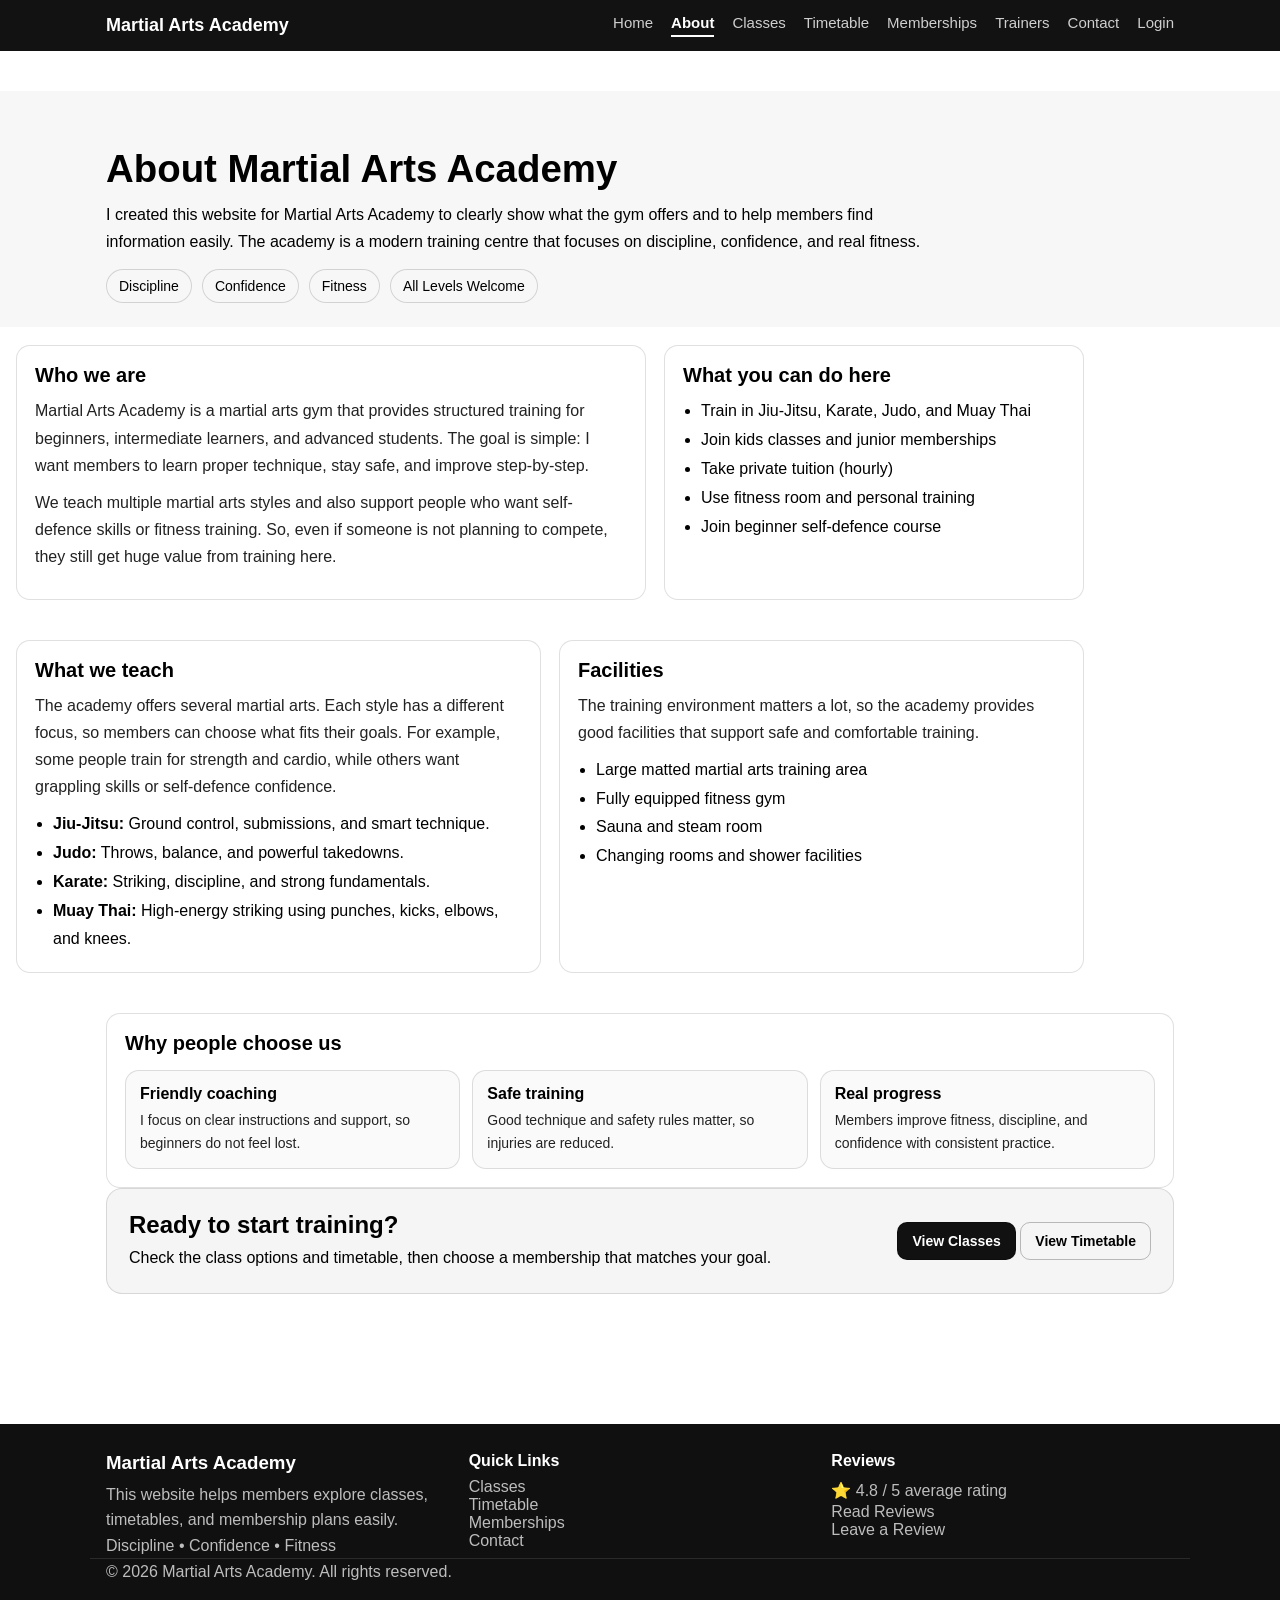
<file: about.html>
<!DOCTYPE html>
<html lang="en">
<head>
  <meta charset="UTF-8" />
  <meta name="viewport" content="width=device-width, initial-scale=1.0" />
  <title>About | Martial Arts Academy</title>

  <!-- Main site stylesheet -->
  <link rel="stylesheet" href="style.css" />

  <!-- Small page styles (works even if style.css is simple) -->
  <style>
    .container { max-width: 1100px; margin: 0 auto; padding: 0 16px; }
    .skip-link {
      position: absolute; left: -999px; top: 10px;
      background: #000; color: #fff; padding: 10px 14px; border-radius: 8px;
      z-index: 9999;
    }
    .skip-link:focus { left: 10px; }

    .about-hero { padding: 56px 0 24px; }
    .about-hero h1 { margin: 0 0 10px; font-size: clamp(26px, 3vw, 40px); }
    .about-hero p { margin: 0 0 14px; line-height: 1.7; max-width: 820px; }
    .badge-row { display: flex; flex-wrap: wrap; gap: 10px; margin-top: 14px; }
    .badge {
      padding: 8px 12px; border-radius: 999px; font-size: 14px;
      border: 1px solid rgba(0,0,0,0.15);
    }

    .about-grid { display: grid; grid-template-columns: 1.2fr 0.8fr; gap: 18px; margin: 18px 0 40px; }
    .card {
      border: 1px solid rgba(0,0,0,0.12);
      border-radius: 14px;
      padding: 18px;
    }
    .card h2 { margin: 0 0 10px; font-size: 20px; }
    .card p { margin: 0 0 10px; line-height: 1.7; }
    .card ul { margin: 0; padding-left: 18px; line-height: 1.8; }

    .two-col { display: grid; grid-template-columns: 1fr 1fr; gap: 18px; margin: 0 0 40px; }
    .mini-grid { display: grid; grid-template-columns: repeat(3, 1fr); gap: 12px; }
    .mini {
      border: 1px solid rgba(0,0,0,0.12);
      border-radius: 14px;
      padding: 14px;
    }
    .mini h3 { margin: 0 0 6px; font-size: 16px; }
    .mini p { margin: 0; line-height: 1.6; font-size: 14px; }

    .cta {
      border-radius: 16px;
      padding: 22px;
      border: 1px solid rgba(0,0,0,0.12);
      display: flex;
      align-items: center;
      justify-content: space-between;
      gap: 14px;
      margin: 0 0 50px;
    }
    .cta h2 { margin: 0 0 6px; }
    .cta p { margin: 0; line-height: 1.6; }

    .btn {
      display: inline-block;
      padding: 10px 14px;
      border-radius: 10px;
      text-decoration: none;
      border: 1px solid rgba(0,0,0,0.25);
    }
    .btn-primary { background: #111; color: #fff; }
    .btn-outline { background: transparent; color: inherit; }

    /* Responsive */
    @media (max-width: 900px) {
      .about-grid { grid-template-columns: 1fr; }
      .two-col { grid-template-columns: 1fr; }
      .mini-grid { grid-template-columns: 1fr; }
      .cta { flex-direction: column; align-items: flex-start; }
    }
  </style>
</head>

<body>
  <a class="skip-link" href="#main">Skip to content</a>

  <!-- ================= HEADER & NAVIGATION ================= -->
  <header class="site-header">
  <div class="container nav-wrap">
    <a href="index.html" class="logo">Martial Arts Academy</a>

    <nav class="site-nav">
      <a href="index.html" class="nav-link">Home</a>
      <a href="about.html" class="nav-link">About</a>
      <a href="classes.html" class="nav-link">Classes</a>
      <a href="timetable.html" class="nav-link">Timetable</a>
      <a href="memberships.html" class="nav-link">Memberships</a>
      <a href="trainers.html" class="nav-link">Trainers</a>
      <a href="contact.html" class="nav-link">Contact</a>
      <a href="login.html" class="nav-link">Login</a>
    </nav>
  </div>
</header>
  <!-- ================= END HEADER ================= -->


  <!-- ================= ABOUT PAGE CONTENT ================= -->
  <main id="main">

    <!-- HERO -->
    <section class="about-hero">
      <div class="container">
        <h1>About Martial Arts Academy</h1>
        <p>
          I created this website for Martial Arts Academy to clearly show what the gym offers and
          to help members find information easily. The academy is a modern training centre that
          focuses on discipline, confidence, and real fitness.
        </p>

        <div class="badge-row" aria-label="Key values">
          <span class="badge">Discipline</span>
          <span class="badge">Confidence</span>
          <span class="badge">Fitness</span>
          <span class="badge">All Levels Welcome</span>
        </div>
      </div>
    </section>

    <!-- INTRO GRID -->
    <section>
      <div class="container about-grid">

        <article class="card">
          <h2>Who we are</h2>
          <p>
            Martial Arts Academy is a martial arts gym that provides structured training for beginners,
            intermediate learners, and advanced students. The goal is simple: I want members to learn
            proper technique, stay safe, and improve step-by-step.
          </p>
          <p>
            We teach multiple martial arts styles and also support people who want self-defence skills
            or fitness training. So, even if someone is not planning to compete, they still get huge value
            from training here.
          </p>
        </article>

        <aside class="card" aria-label="Quick summary">
          <h2>What you can do here</h2>
          <ul>
            <li>Train in Jiu-Jitsu, Karate, Judo, and Muay Thai</li>
            <li>Join kids classes and junior memberships</li>
            <li>Take private tuition (hourly)</li>
            <li>Use fitness room and personal training</li>
            <li>Join beginner self-defence course</li>
          </ul>
        </aside>

      </div>
    </section>

    <!-- WHAT WE TEACH + FACILITIES -->
    <section>
      <div class="container two-col">

        <article class="card">
          <h2>What we teach</h2>
          <p>
            The academy offers several martial arts. Each style has a different focus, so members can choose
            what fits their goals. For example, some people train for strength and cardio, while others want
            grappling skills or self-defence confidence.
          </p>
          <ul>
            <li><strong>Jiu-Jitsu:</strong> Ground control, submissions, and smart technique.</li>
            <li><strong>Judo:</strong> Throws, balance, and powerful takedowns.</li>
            <li><strong>Karate:</strong> Striking, discipline, and strong fundamentals.</li>
            <li><strong>Muay Thai:</strong> High-energy striking using punches, kicks, elbows, and knees.</li>
          </ul>
        </article>

        <article class="card">
          <h2>Facilities</h2>
          <p>
            The training environment matters a lot, so the academy provides good facilities that support safe
            and comfortable training.
          </p>
          <ul>
            <li>Large matted martial arts training area</li>
            <li>Fully equipped fitness gym</li>
            <li>Sauna and steam room</li>
            <li>Changing rooms and shower facilities</li>
          </ul>
        </article>

      </div>
    </section>

    <!-- WHY CHOOSE US -->
    <section>
      <div class="container">
        <div class="card">
          <h2>Why people choose us</h2>

          <div class="mini-grid" role="list">
            <div class="mini" role="listitem">
              <h3>Friendly coaching</h3>
              <p>
                I focus on clear instructions and support, so beginners do not feel lost.
              </p>
            </div>

            <div class="mini" role="listitem">
              <h3>Safe training</h3>
              <p>
                Good technique and safety rules matter, so injuries are reduced.
              </p>
            </div>

            <div class="mini" role="listitem">
              <h3>Real progress</h3>
              <p>
                Members improve fitness, discipline, and confidence with consistent practice.
              </p>
            </div>
          </div>
        </div>
      </div>
    </section>

    <!-- CTA -->
    <section>
      <div class="container">
        <div class="cta" aria-label="Call to action">
          <div>
            <h2>Ready to start training?</h2>
            <p>
              Check the class options and timetable, then choose a membership that matches your goal.
            </p>
          </div>
          <div>
            <a class="btn btn-primary" href="classes.html">View Classes</a>
            <a class="btn btn-outline" href="timetable.html">View Timetable</a>
          </div>
        </div>
      </div>
    </section>

  </main>
  <!-- ================= END ABOUT PAGE CONTENT ================= -->


  <!-- ================= FOOTER ================= -->
  <footer class="site-footer">

    <!-- Footer main content -->
    <div class="container footer-grid">

      <!-- Academy description -->
      <div>
        <h3 class="footer-title">Martial Arts Academy</h3>
        <p class="footer-text">
          This website helps members explore classes, timetables,
          and membership plans easily.
        </p>
        <p class="footer-text">
          Discipline • Confidence • Fitness
        </p>
      </div>

      <!-- Quick navigation links -->
      <div>
        <h4 class="footer-heading">Quick Links</h4>
        <a href="classes.html" class="footer-link">Classes</a><br />
        <a href="timetable.html" class="footer-link">Timetable</a><br />
        <a href="memberships.html" class="footer-link">Memberships</a><br />
        <a href="contact.html" class="footer-link">Contact</a>
      </div>

      <!-- Reviews section -->
      <!-- Later reviews will be loaded from database -->
      <div>
        <h4 class="footer-heading">Reviews</h4>
        <p class="footer-text">⭐ 4.8 / 5 average rating</p>
        <a href="review.html" class="footer-link">Read Reviews</a><br />
        <a href="review.html#leave-review" class="footer-link">Leave a Review</a>
      </div>

    </div>

    <!-- Bottom copyright line -->
    <div class="container footer-bottom">
      <p class="footer-text">
        © 2026 Martial Arts Academy. All rights reserved.
      </p>
    </div>

  </footer>
  <!-- ================= END FOOTER ================= -->

  <script src="script.js"></script>
</body>
</html>
</file>
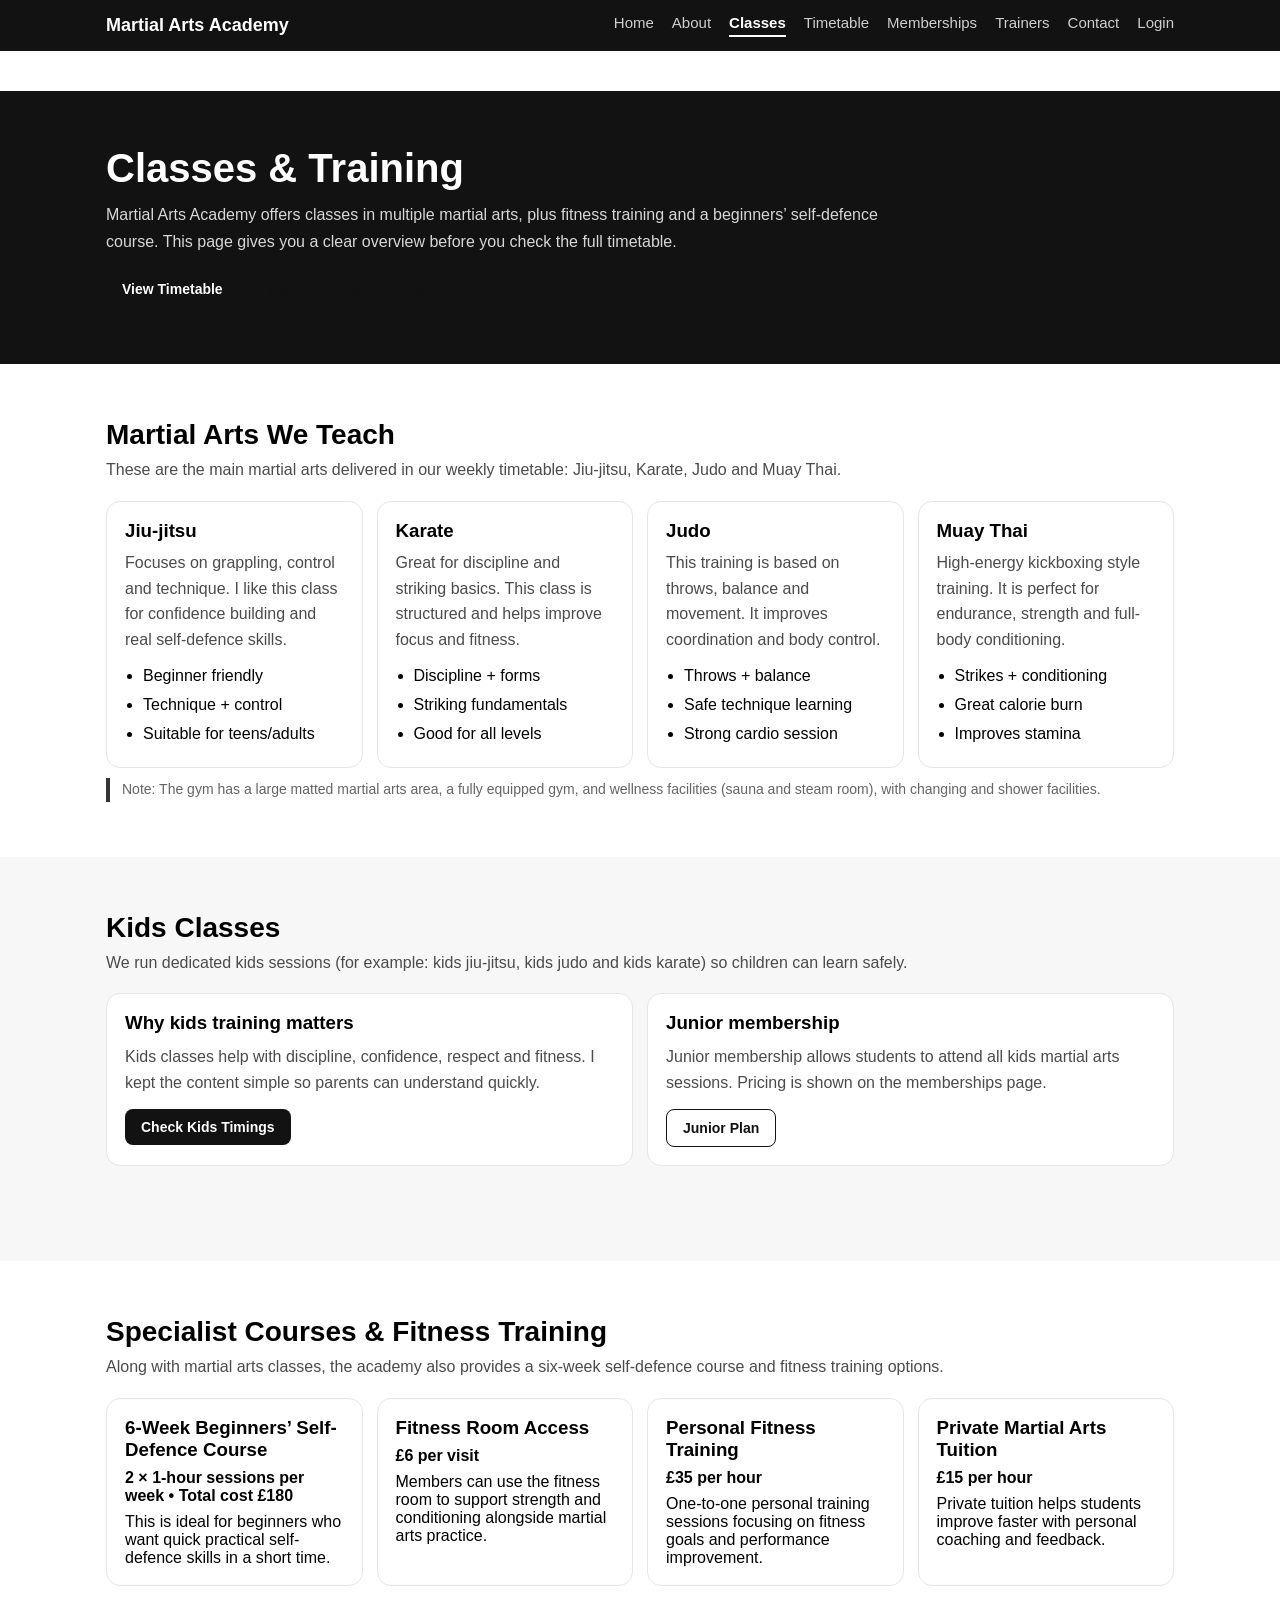
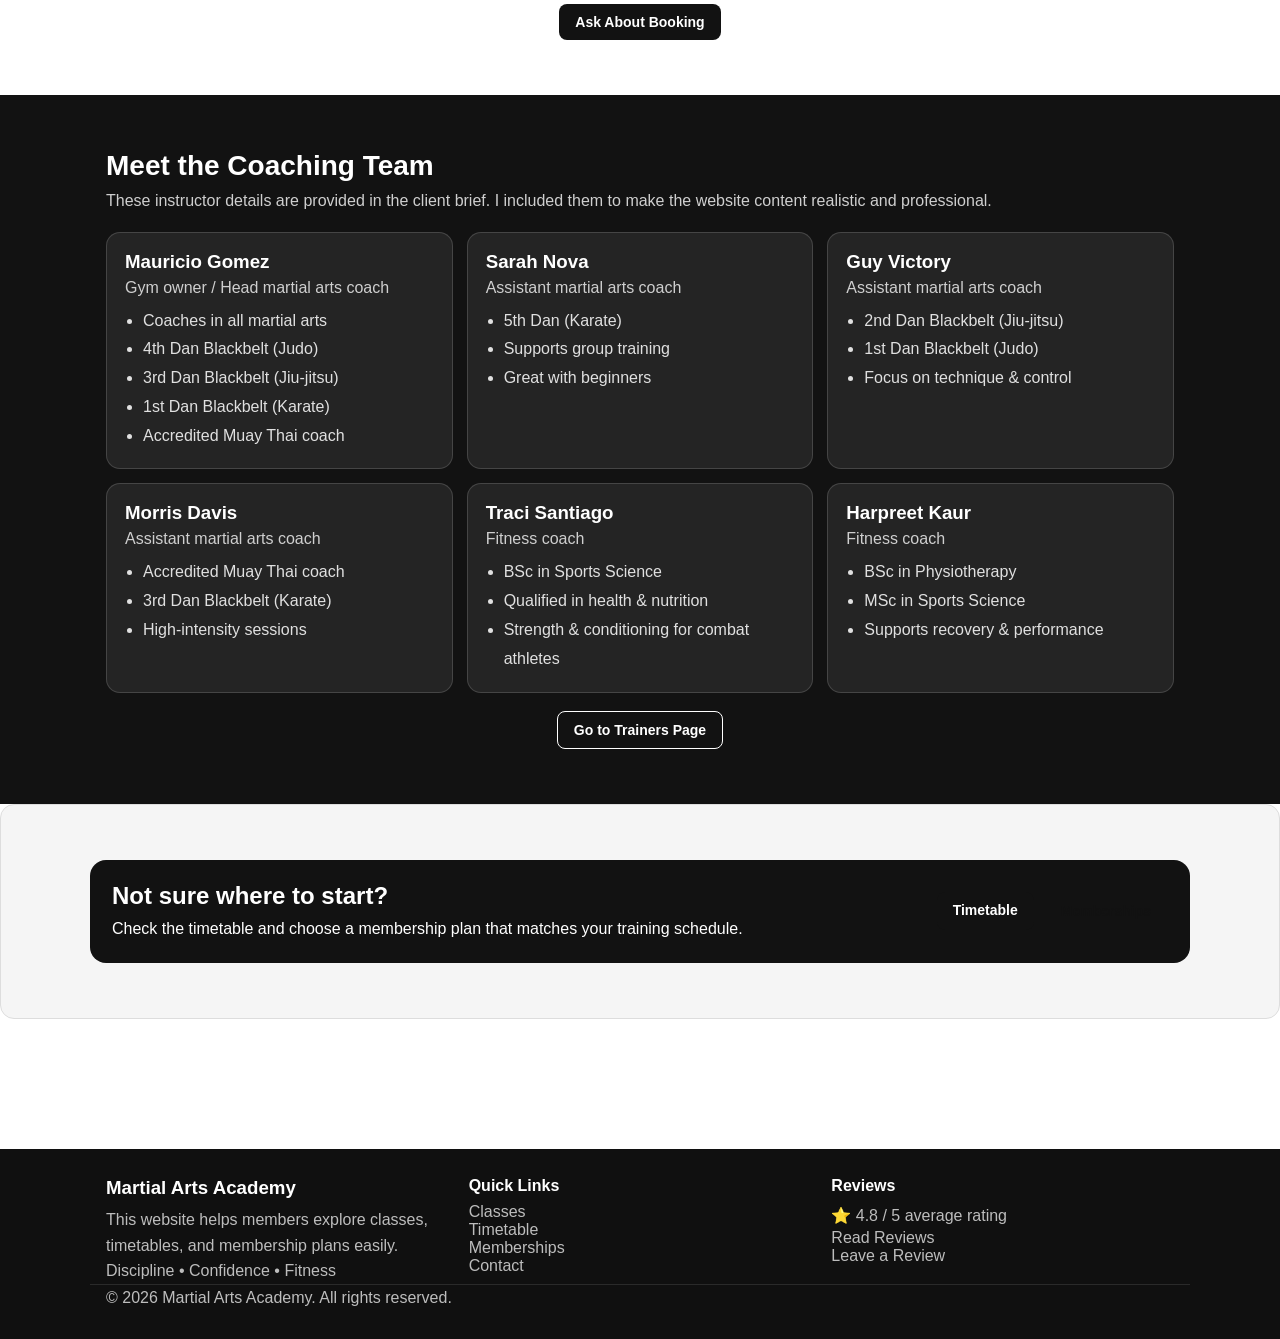
<file: classes.html>
<!DOCTYPE html>
<html lang="en">
<head>
  <meta charset="UTF-8" />
  <meta name="viewport" content="width=device-width, initial-scale=1.0" />
  <title>Classes | Martial Arts Academy</title>

  <!-- Main stylesheet -->
  <link rel="stylesheet" href="style.css" />
</head>

<body>
  <!-- ================= HEADER & NAVIGATION ================= -->
 <header class="site-header">
  <div class="container nav-wrap">
    <a href="index.html" class="logo">Martial Arts Academy</a>

    <nav class="site-nav">
      <a href="index.html" class="nav-link">Home</a>
      <a href="about.html" class="nav-link">About</a>
      <a href="classes.html" class="nav-link">Classes</a>
      <a href="timetable.html" class="nav-link">Timetable</a>
      <a href="memberships.html" class="nav-link">Memberships</a>
      <a href="trainers.html" class="nav-link">Trainers</a>
      <a href="contact.html" class="nav-link">Contact</a>
      <a href="login.html" class="nav-link">Login</a>
    </nav>
  </div>
</header>
  <!-- ================= END HEADER ================= -->


  <!-- ================= MAIN CONTENT ================= -->
  <main>

    <!-- ===== PAGE HERO ===== -->
    <section class="page-hero">
      <div class="container">
        <h1>Classes & Training</h1>
        <p>
          Martial Arts Academy offers classes in multiple martial arts, plus fitness training and a
          beginners’ self-defence course. This page gives you a clear overview before you check the full timetable.
        </p>

        <div class="hero-quick-links">
          <a class="btn btn-primary" href="timetable.html">View Timetable</a>
          <a class="btn btn-outline-dark" href="memberships.html">See Membership Prices</a>
        </div>
      </div>
    </section>

    <!-- ===== MARTIAL ARTS CLASSES (FROM BRIEF) ===== -->
    <section class="section">
      <div class="container">
        <div class="section-head">
          <h2>Martial Arts We Teach</h2>
          <p>
            These are the main martial arts delivered in our weekly timetable: Jiu-jitsu, Karate, Judo and Muay Thai.
          </p>
        </div>

        <div class="class-grid">
          <article class="class-card">
            <h3>Jiu-jitsu</h3>
            <p>
              Focuses on grappling, control and technique. I like this class for confidence building and real self-defence skills.
            </p>
            <ul class="class-points">
              <li>Beginner friendly</li>
              <li>Technique + control</li>
              <li>Suitable for teens/adults</li>
            </ul>
          </article>

          <article class="class-card">
            <h3>Karate</h3>
            <p>
              Great for discipline and striking basics. This class is structured and helps improve focus and fitness.
            </p>
            <ul class="class-points">
              <li>Discipline + forms</li>
              <li>Striking fundamentals</li>
              <li>Good for all levels</li>
            </ul>
          </article>

          <article class="class-card">
            <h3>Judo</h3>
            <p>
              This training is based on throws, balance and movement. It improves coordination and body control.
            </p>
            <ul class="class-points">
              <li>Throws + balance</li>
              <li>Safe technique learning</li>
              <li>Strong cardio session</li>
            </ul>
          </article>

          <article class="class-card">
            <h3>Muay Thai</h3>
            <p>
              High-energy kickboxing style training. It is perfect for endurance, strength and full-body conditioning.
            </p>
            <ul class="class-points">
              <li>Strikes + conditioning</li>
              <li>Great calorie burn</li>
              <li>Improves stamina</li>
            </ul>
          </article>
        </div>

        <p class="note">
          Note: The gym has a large matted martial arts area, a fully equipped gym, and wellness facilities (sauna and steam room),
          with changing and shower facilities.
        </p>
      </div>
    </section>

    <!-- ===== KIDS CLASSES (FROM TIMETABLE) ===== -->
    <section class="section section-light">
      <div class="container">
        <div class="section-head">
          <h2>Kids Classes</h2>
          <p>
            We run dedicated kids sessions (for example: kids jiu-jitsu, kids judo and kids karate) so children can learn safely.
          </p>
        </div>

        <div class="two-col">
          <div class="info-panel">
            <h3>Why kids training matters</h3>
            <p>
              Kids classes help with discipline, confidence, respect and fitness. I kept the content simple so parents can understand quickly.
            </p>
            <a class="btn btn-primary" href="timetable.html">Check Kids Timings</a>
          </div>

          <div class="info-panel">
            <h3>Junior membership</h3>
            <p>
              Junior membership allows students to attend all kids martial arts sessions. Pricing is shown on the memberships page.
            </p>
            <a class="btn btn-outline-dark" href="memberships.html">Junior Plan</a>
          </div>
        </div>
      </div>
    </section>

    <!-- ===== SPECIALIST COURSES & FITNESS TRAINING (FROM BRIEF) ===== -->
    <section class="section">
      <div class="container">
        <div class="section-head">
          <h2>Specialist Courses & Fitness Training</h2>
          <p>
            Along with martial arts classes, the academy also provides a six-week self-defence course and fitness training options.
          </p>
        </div>

        <div class="service-grid">
          <article class="service-card">
            <h3>6-Week Beginners’ Self-Defence Course</h3>
            <p class="service-meta">2 × 1-hour sessions per week • Total cost £180</p>
            <p>
              This is ideal for beginners who want quick practical self-defence skills in a short time.
            </p>
          </article>

          <article class="service-card">
            <h3>Fitness Room Access</h3>
            <p class="service-meta">£6 per visit</p>
            <p>
              Members can use the fitness room to support strength and conditioning alongside martial arts practice.
            </p>
          </article>

          <article class="service-card">
            <h3>Personal Fitness Training</h3>
            <p class="service-meta">£35 per hour</p>
            <p>
              One-to-one personal training sessions focusing on fitness goals and performance improvement.
            </p>
          </article>

          <article class="service-card">
            <h3>Private Martial Arts Tuition</h3>
            <p class="service-meta">£15 per hour</p>
            <p>
              Private tuition helps students improve faster with personal coaching and feedback.
            </p>
          </article>
        </div>

        <div class="center-btn">
          <a href="contact.html" class="btn btn-primary">Ask About Booking</a>
        </div>
      </div>
    </section>

    <!-- ===== INSTRUCTOR HIGHLIGHTS (FROM BRIEF) ===== -->
    <section class="section section-dark">
      <div class="container">
        <div class="section-head">
          <h2>Meet the Coaching Team</h2>
          <p>
            These instructor details are provided in the client brief. I included them to make the website content realistic and professional.
          </p>
        </div>

        <div class="coach-grid">
          <article class="coach-card">
            <h3>Mauricio Gomez</h3>
            <p class="coach-role">Gym owner / Head martial arts coach</p>
            <ul class="coach-list">
              <li>Coaches in all martial arts</li>
              <li>4th Dan Blackbelt (Judo)</li>
              <li>3rd Dan Blackbelt (Jiu-jitsu)</li>
              <li>1st Dan Blackbelt (Karate)</li>
              <li>Accredited Muay Thai coach</li>
            </ul>
          </article>

          <article class="coach-card">
            <h3>Sarah Nova</h3>
            <p class="coach-role">Assistant martial arts coach</p>
            <ul class="coach-list">
              <li>5th Dan (Karate)</li>
              <li>Supports group training</li>
              <li>Great with beginners</li>
            </ul>
          </article>

          <article class="coach-card">
            <h3>Guy Victory</h3>
            <p class="coach-role">Assistant martial arts coach</p>
            <ul class="coach-list">
              <li>2nd Dan Blackbelt (Jiu-jitsu)</li>
              <li>1st Dan Blackbelt (Judo)</li>
              <li>Focus on technique & control</li>
            </ul>
          </article>

          <article class="coach-card">
            <h3>Morris Davis</h3>
            <p class="coach-role">Assistant martial arts coach</p>
            <ul class="coach-list">
              <li>Accredited Muay Thai coach</li>
              <li>3rd Dan Blackbelt (Karate)</li>
              <li>High-intensity sessions</li>
            </ul>
          </article>

          <article class="coach-card">
            <h3>Traci Santiago</h3>
            <p class="coach-role">Fitness coach</p>
            <ul class="coach-list">
              <li>BSc in Sports Science</li>
              <li>Qualified in health & nutrition</li>
              <li>Strength & conditioning for combat athletes</li>
            </ul>
          </article>

          <article class="coach-card">
            <h3>Harpreet Kaur</h3>
            <p class="coach-role">Fitness coach</p>
            <ul class="coach-list">
              <li>BSc in Physiotherapy</li>
              <li>MSc in Sports Science</li>
              <li>Supports recovery & performance</li>
            </ul>
          </article>
        </div>

        <div class="center-btn">
          <a href="trainers.html" class="btn btn-outline-light">Go to Trainers Page</a>
        </div>
      </div>
    </section>

    <!-- ===== CTA ===== -->
    <section class="cta">
      <div class="container cta-box">
        <div>
          <h2>Not sure where to start?</h2>
          <p>Check the timetable and choose a membership plan that matches your training schedule.</p>
        </div>
        <div class="cta-buttons">
          <a href="timetable.html" class="btn btn-primary">Timetable</a>
          <a href="memberships.html" class="btn btn-outline-dark">Memberships</a>
        </div>
      </div>
    </section>

  </main>
  <!-- ================= END MAIN CONTENT ================= -->


  <!-- ================= FOOTER ================= -->
  <footer class="site-footer">
    <div class="container footer-grid">
      <div>
        <h3 class="footer-title">Martial Arts Academy</h3>
        <p class="footer-text">
          This website helps members explore classes, timetables,
          and membership plans easily.
        </p>
        <p class="footer-text">Discipline • Confidence • Fitness</p>
      </div>

      <div>
        <h4 class="footer-heading">Quick Links</h4>
        <a href="classes.html" class="footer-link">Classes</a><br />
        <a href="timetable.html" class="footer-link">Timetable</a><br />
        <a href="memberships.html" class="footer-link">Memberships</a><br />
        <a href="contact.html" class="footer-link">Contact</a>
      </div>

      <div>
        <h4 class="footer-heading">Reviews</h4>
        <p class="footer-text">⭐ 4.8 / 5 average rating</p>
        <a href="review.html" class="footer-link">Read Reviews</a><br />
        <a href="review.html#leave-review" class="footer-link">Leave a Review</a>
      </div>
    </div>

    <div class="container footer-bottom">
      <p class="footer-text">© 2026 Martial Arts Academy. All rights reserved.</p>
    </div>
  </footer>
  <!-- ================= END FOOTER ================= -->

  <script src="script.js"></script>
</body>
</html>
</file>
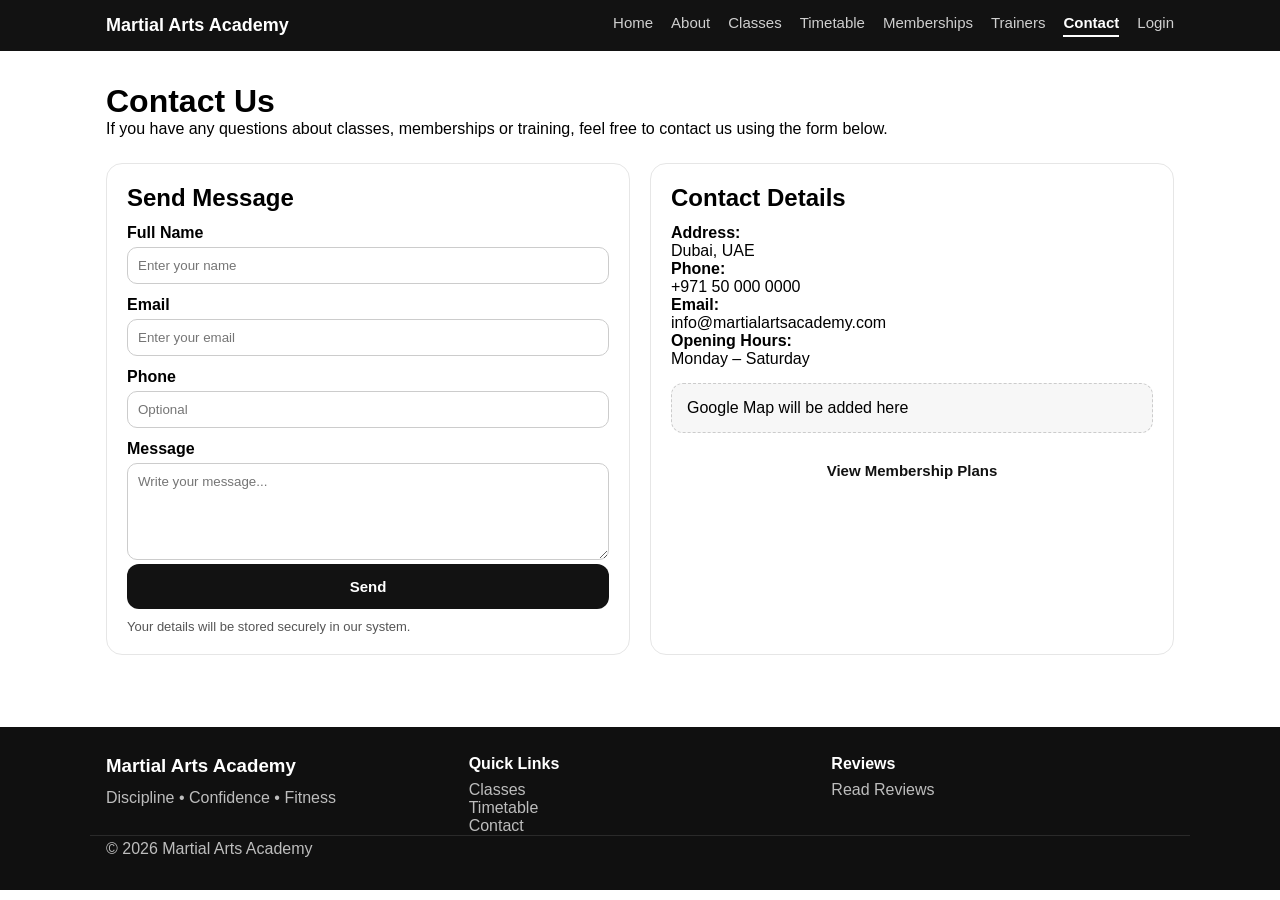
<file: contact.html>
<!DOCTYPE html>
<html lang="en">
<head>
  <meta charset="UTF-8">
  <meta name="viewport" content="width=device-width, initial-scale=1.0">
  <title>Contact | Martial Arts Academy</title>

  <!-- Link CSS -->
  <link rel="stylesheet" href="style.css">
</head>

<body>

  <!-- ================= HEADER ================= -->
  <header class="site-header">
  <div class="container nav-wrap">
    <a href="index.html" class="logo">Martial Arts Academy</a>

    <nav class="site-nav">
      <a href="index.html" class="nav-link">Home</a>
      <a href="about.html" class="nav-link">About</a>
      <a href="classes.html" class="nav-link">Classes</a>
      <a href="timetable.html" class="nav-link">Timetable</a>
      <a href="memberships.html" class="nav-link">Memberships</a>
      <a href="trainers.html" class="nav-link">Trainers</a>
      <a href="contact.html" class="nav-link">Contact</a>
      <a href="login.html" class="nav-link">Login</a>
    </nav>
  </div>
</header>
  <!-- ================= END HEADER ================= -->


  <!-- ================= MAIN ================= -->
  <main class="page">
    <div class="container">

      <!-- Page heading -->
      <div class="page-head">
        <h1>Contact Us</h1>
        <p>
          If you have any questions about classes, memberships or training,
          feel free to contact us using the form below.
        </p>
      </div>


      <div class="contact-grid">

        <!-- ===== LEFT: FORM ===== -->
        <div class="contact-card">
          <h2>Send Message</h2>

          <form id="contactForm">

            <label>Full Name</label>
            <input type="text" placeholder="Enter your name" required>

            <label>Email</label>
            <input type="email" placeholder="Enter your email" required>

            <label>Phone</label>
            <input type="tel" placeholder="Optional">

            <label>Message</label>
            <textarea rows="5" placeholder="Write your message..." required></textarea>

            <button type="submit" class="btn btn-primary btn-full">Send</button>

            <p class="small-text">
              Your details will be stored securely in our system.
            </p>

          </form>
        </div>


        <!-- ===== RIGHT: DETAILS ===== -->
        <div class="contact-card">
          <h2>Contact Details</h2>

          <p><strong>Address:</strong><br> Dubai, UAE</p>
          <p><strong>Phone:</strong><br> +971 50 000 0000</p>
          <p><strong>Email:</strong><br> info@martialartsacademy.com</p>
          <p><strong>Opening Hours:</strong><br> Monday – Saturday</p>

          <!-- Map placeholder -->
          <div class="map-box">
            <p>Google Map will be added here</p>
          </div>

          <a href="memberships.html" class="btn btn-outline-dark btn-full">
            View Membership Plans
          </a>
        </div>

      </div>

    </div>
  </main>


  <!-- ================= FOOTER ================= -->
  <footer class="site-footer">
    <div class="container footer-grid">

      <div>
        <h3 class="footer-title">Martial Arts Academy</h3>
        <p class="footer-text">Discipline • Confidence • Fitness</p>
      </div>

      <div>
        <h4 class="footer-heading">Quick Links</h4>
        <a href="classes.html" class="footer-link">Classes</a><br>
        <a href="timetable.html" class="footer-link">Timetable</a><br>
        <a href="contact.html" class="footer-link">Contact</a>
      </div>

      <div>
        <h4 class="footer-heading">Reviews</h4>
        <a href="review.html" class="footer-link">Read Reviews</a>
      </div>

    </div>

    <div class="container footer-bottom">
      <p class="footer-text">© 2026 Martial Arts Academy</p>
    </div>
  </footer>

  <script src="script.js"></script>
</body>
</html>
</file>
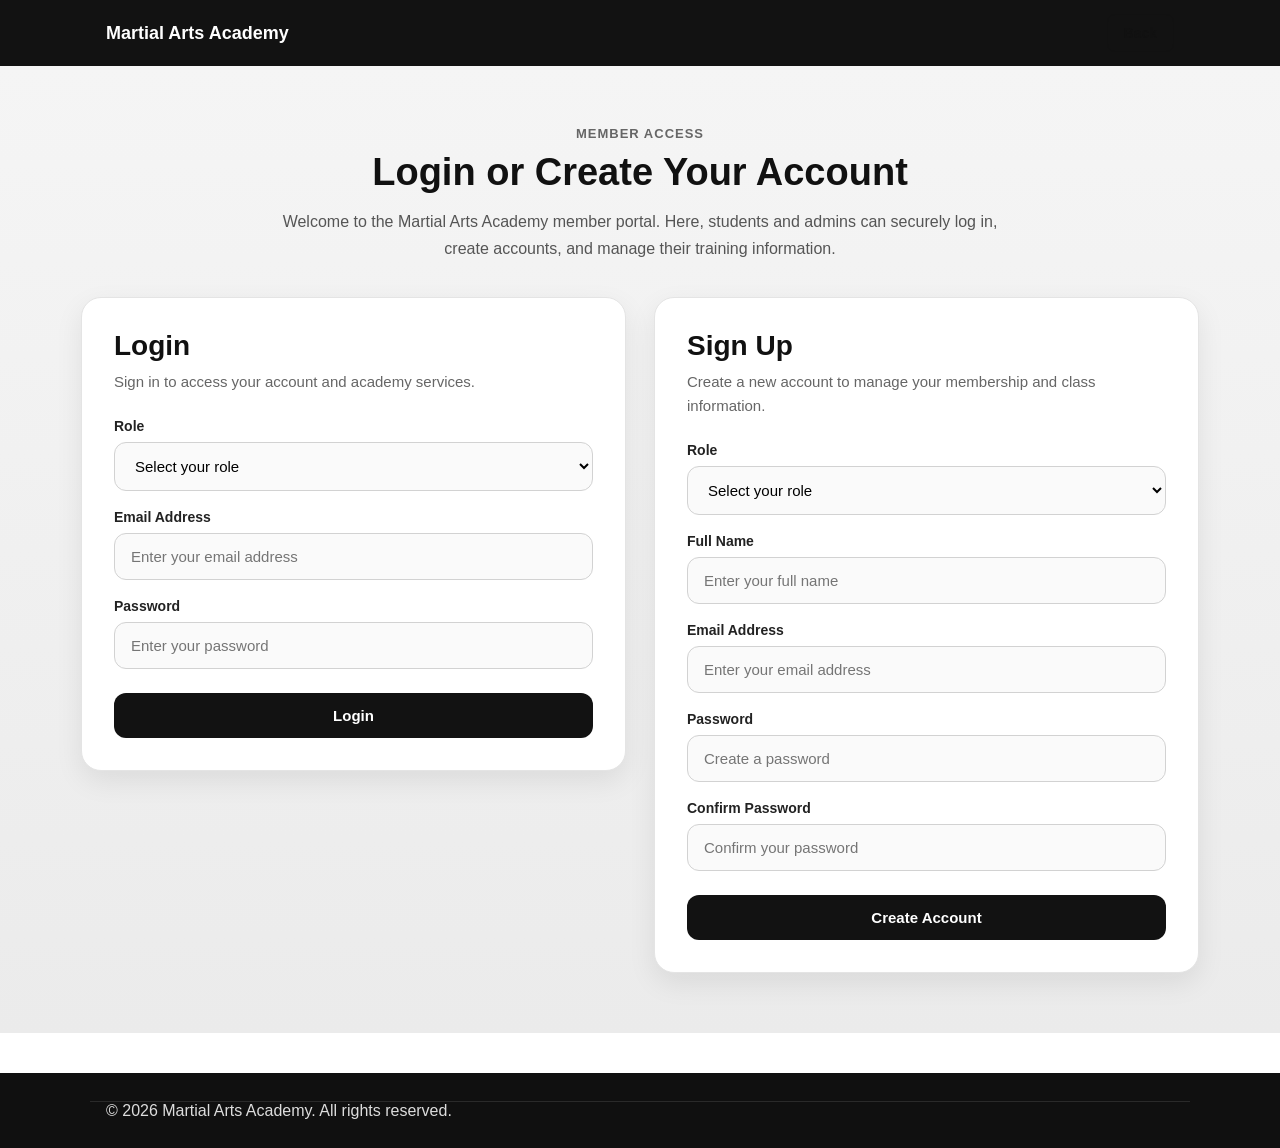
<file: login.html>
<!DOCTYPE html>
<html lang="en">
<head>
  <meta charset="UTF-8">
  <meta name="viewport" content="width=device-width, initial-scale=1.0">
  <title>Login | Martial Arts Academy</title>
  <link rel="stylesheet" href="style.css">
</head>
<body>

  <header class="site-header">
    <div class="container nav-wrap">
      <a href="index.html" class="logo">Martial Arts Academy</a>
      <a href="index.html" class="btn btn-outline">Back</a>
    </div>
  </header>

  <main class="auth-page">
    <div class="container auth-container">

      <div class="auth-intro">
        <p class="auth-kicker">Member Access</p>
        <h1>Login or Create Your Account</h1>
        <p class="auth-subtext">
          Welcome to the Martial Arts Academy member portal. Here, students and admins can
          securely log in, create accounts, and manage their training information.
        </p>
      </div>

      <div class="auth-grid">

        <!-- LOGIN CARD -->
        <section class="auth-box">
          <div class="auth-box-header">
            <h2>Login</h2>
            <p>Sign in to access your account and academy services.</p>
          </div>

          <form id="loginForm" class="auth-form">
            <div class="form-group">
              <label for="loginRole">Role</label>
              <select id="loginRole" name="loginRole" required>
                <option value="">Select your role</option>
                <option value="Student">Student</option>
                <option value="Admin">Admin</option>
              </select>
            </div>

            <div class="form-group">
              <label for="loginEmail">Email Address</label>
              <input type="email" id="loginEmail" name="loginEmail" placeholder="Enter your email address" required>
            </div>

            <div class="form-group">
              <label for="loginPassword">Password</label>
              <input type="password" id="loginPassword" name="loginPassword" placeholder="Enter your password" required>
            </div>

            <div class="auth-actions">
              <button type="submit" class="btn btn-primary btn-full">Login</button>
            </div>
          </form>
        </section>

        <!-- SIGN UP CARD -->
        <section class="auth-box">
          <div class="auth-box-header">
            <h2>Sign Up</h2>
            <p>Create a new account to manage your membership and class information.</p>
          </div>

          <form id="signupForm" class="auth-form">
            <div class="form-group">
              <label for="signupRole">Role</label>
              <select id="signupRole" name="signupRole" required>
                <option value="">Select your role</option>
                <option value="Student">Student</option>
                <option value="Admin">Admin</option>
              </select>
            </div>

            <div class="form-group">
              <label for="signupName">Full Name</label>
              <input type="text" id="signupName" name="signupName" placeholder="Enter your full name" required>
            </div>

            <div class="form-group">
              <label for="signupEmail">Email Address</label>
              <input type="email" id="signupEmail" name="signupEmail" placeholder="Enter your email address" required>
            </div>

            <div class="form-group">
              <label for="signupPassword">Password</label>
              <input type="password" id="signupPassword" name="signupPassword" placeholder="Create a password" required>
            </div>

            <div class="form-group">
              <label for="signupConfirmPassword">Confirm Password</label>
              <input type="password" id="signupConfirmPassword" name="signupConfirmPassword" placeholder="Confirm your password" required>
            </div>

            <div class="auth-actions">
              <button type="submit" class="btn btn-primary btn-full">Create Account</button>
            </div>
          </form>
        </section>

      </div>
    </div>
  </main>

  <footer class="site-footer">
    <div class="container footer-bottom">
      <p>© 2026 Martial Arts Academy. All rights reserved.</p>
    </div>
  </footer>

  <script src="script.js"></script>
</body>
</html>
</file>
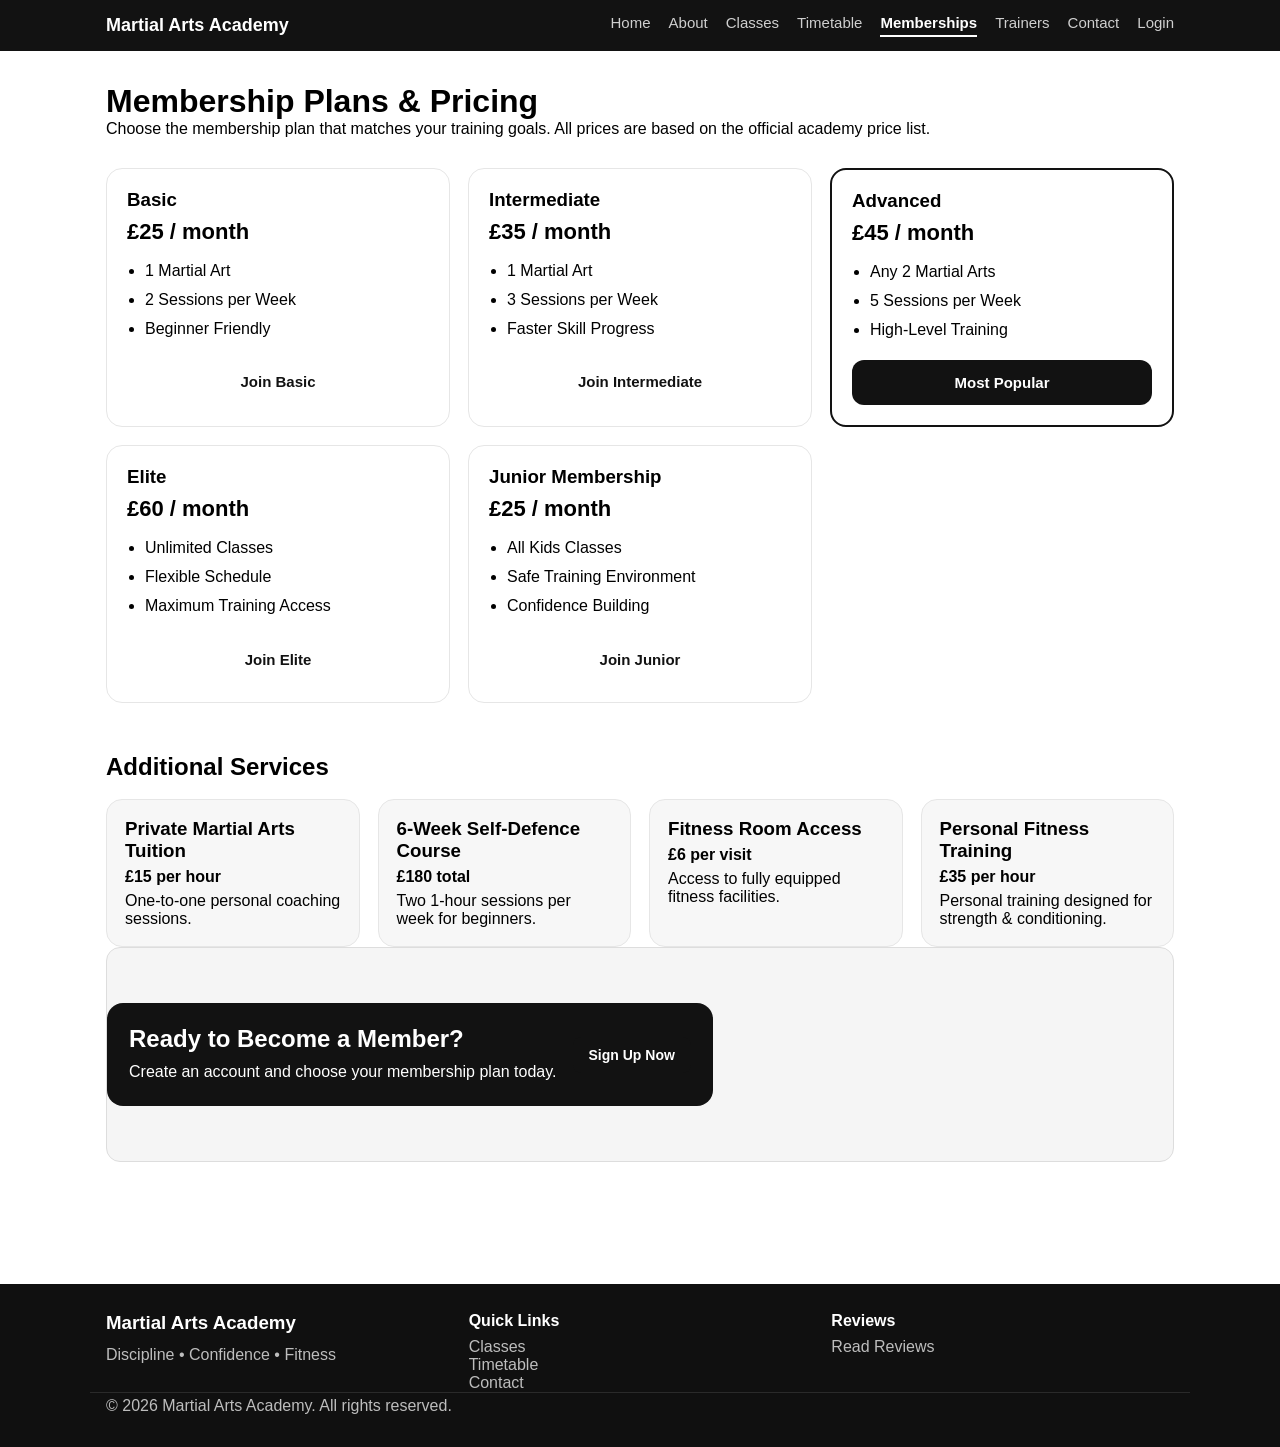
<file: memberships.html>
<!DOCTYPE html>
<html lang="en">
<head>
  <meta charset="UTF-8">
  <meta name="viewport" content="width=device-width, initial-scale=1.0">
  <title>Memberships | Martial Arts Academy</title>

  <link rel="stylesheet" href="style.css">
</head>

<body>

  <!-- ================= HEADER ================= -->
 <header class="site-header">
  <div class="container nav-wrap">
    <a href="index.html" class="logo">Martial Arts Academy</a>

    <nav class="site-nav">
      <a href="index.html" class="nav-link">Home</a>
      <a href="about.html" class="nav-link">About</a>
      <a href="classes.html" class="nav-link">Classes</a>
      <a href="timetable.html" class="nav-link">Timetable</a>
      <a href="memberships.html" class="nav-link">Memberships</a>
      <a href="trainers.html" class="nav-link">Trainers</a>
      <a href="contact.html" class="nav-link">Contact</a>
      <a href="login.html" class="nav-link">Login</a>
    </nav>
  </div>
</header>
  <!-- ================= END HEADER ================= -->


  <!-- ================= MAIN CONTENT ================= -->
  <main class="page">

    <div class="container">

      <header class="page-head">
        <h1>Membership Plans & Pricing</h1>
        <p>
          Choose the membership plan that matches your training goals.
          All prices are based on the official academy price list.
        </p>
      </header>


      <!-- ===== MAIN MEMBERSHIP PLANS ===== -->
      <section class="pricing-section">

        <div class="pricing-grid">

          <!-- Basic -->
          <div class="price-card">
            <h3>Basic</h3>
            <p class="price">£25 / month</p>
            <ul>
              <li>1 Martial Art</li>
              <li>2 Sessions per Week</li>
              <li>Beginner Friendly</li>
            </ul>
            <a href="login.html" class="btn btn-outline-dark btn-full">Join Basic</a>
          </div>

          <!-- Intermediate -->
          <div class="price-card">
            <h3>Intermediate</h3>
            <p class="price">£35 / month</p>
            <ul>
              <li>1 Martial Art</li>
              <li>3 Sessions per Week</li>
              <li>Faster Skill Progress</li>
            </ul>
            <a href="login.html" class="btn btn-outline-dark btn-full">Join Intermediate</a>
          </div>

          <!-- Advanced -->
          <div class="price-card featured">
            <h3>Advanced</h3>
            <p class="price">£45 / month</p>
            <ul>
              <li>Any 2 Martial Arts</li>
              <li>5 Sessions per Week</li>
              <li>High-Level Training</li>
            </ul>
            <a href="login.html" class="btn btn-primary btn-full">Most Popular</a>
          </div>

          <!-- Elite -->
          <div class="price-card">
            <h3>Elite</h3>
            <p class="price">£60 / month</p>
            <ul>
              <li>Unlimited Classes</li>
              <li>Flexible Schedule</li>
              <li>Maximum Training Access</li>
            </ul>
            <a href="login.html" class="btn btn-outline-dark btn-full">Join Elite</a>
          </div>

          <!-- Junior -->
          <div class="price-card">
            <h3>Junior Membership</h3>
            <p class="price">£25 / month</p>
            <ul>
              <li>All Kids Classes</li>
              <li>Safe Training Environment</li>
              <li>Confidence Building</li>
            </ul>
            <a href="login.html" class="btn btn-outline-dark btn-full">Join Junior</a>
          </div>

        </div>
      </section>


      <!-- ===== EXTRA SERVICES ===== -->
      <section class="extras-section">

        <h2>Additional Services</h2>

        <div class="extras-grid">

          <div class="extra-card">
            <h3>Private Martial Arts Tuition</h3>
            <p class="extra-price">£15 per hour</p>
            <p>One-to-one personal coaching sessions.</p>
          </div>

          <div class="extra-card">
            <h3>6-Week Self-Defence Course</h3>
            <p class="extra-price">£180 total</p>
            <p>Two 1-hour sessions per week for beginners.</p>
          </div>

          <div class="extra-card">
            <h3>Fitness Room Access</h3>
            <p class="extra-price">£6 per visit</p>
            <p>Access to fully equipped fitness facilities.</p>
          </div>

          <div class="extra-card">
            <h3>Personal Fitness Training</h3>
            <p class="extra-price">£35 per hour</p>
            <p>Personal training designed for strength & conditioning.</p>
          </div>

        </div>
      </section>


      <!-- ===== CTA ===== -->
      <section class="cta">
        <div class="cta-box">
          <div>
            <h2>Ready to Become a Member?</h2>
            <p>Create an account and choose your membership plan today.</p>
          </div>
          <div>
            <a href="login.html" class="btn btn-primary">Sign Up Now</a>
          </div>
        </div>
      </section>

    </div>
  </main>


  <!-- ================= FOOTER ================= -->
  <footer class="site-footer">
    <div class="container footer-grid">
      <div>
        <h3 class="footer-title">Martial Arts Academy</h3>
        <p class="footer-text">
          Discipline • Confidence • Fitness
        </p>
      </div>

      <div>
        <h4 class="footer-heading">Quick Links</h4>
        <a href="classes.html" class="footer-link">Classes</a><br>
        <a href="timetable.html" class="footer-link">Timetable</a><br>
        <a href="contact.html" class="footer-link">Contact</a>
      </div>

      <div>
        <h4 class="footer-heading">Reviews</h4>
        <a href="review.html" class="footer-link">Read Reviews</a>
      </div>
    </div>

    <div class="container footer-bottom">
      <p class="footer-text">© 2026 Martial Arts Academy. All rights reserved.</p>
    </div>
  </footer>

  <script src="script.js"></script>
</body>
</html>
</file>
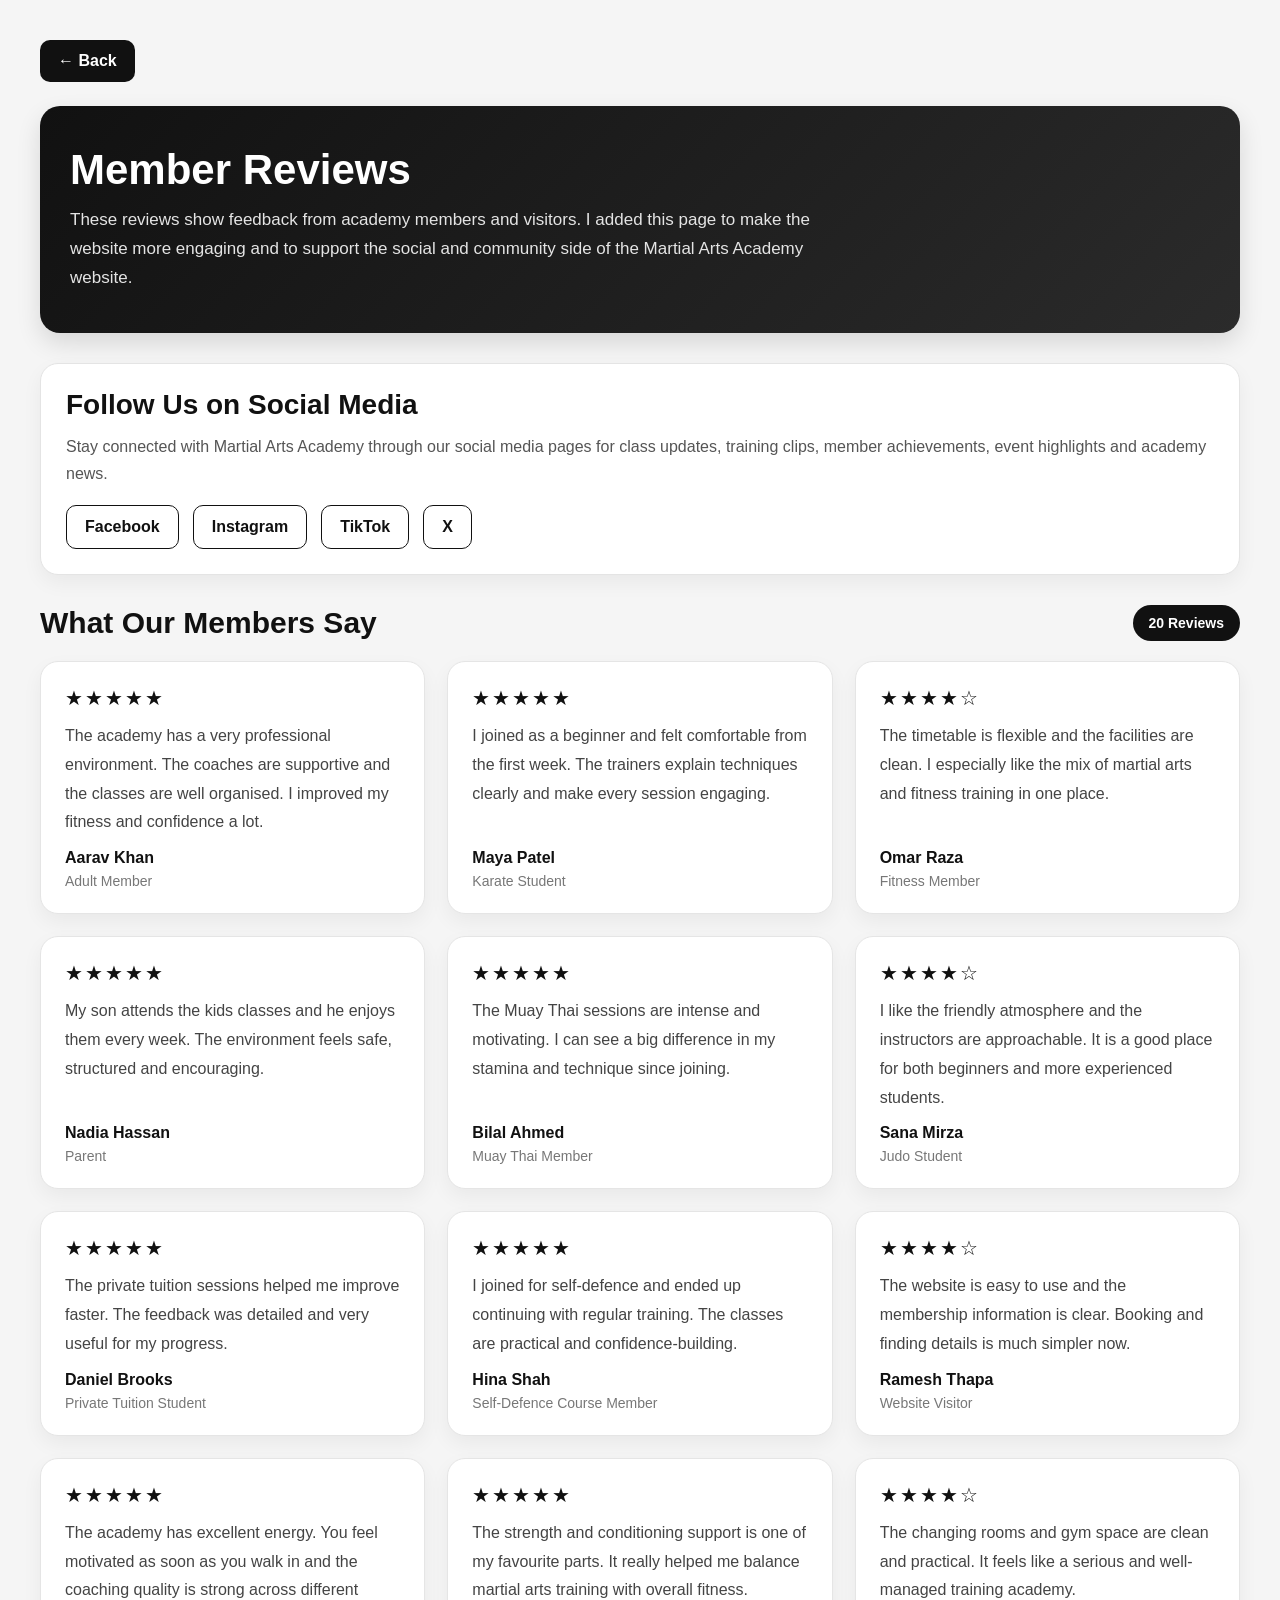
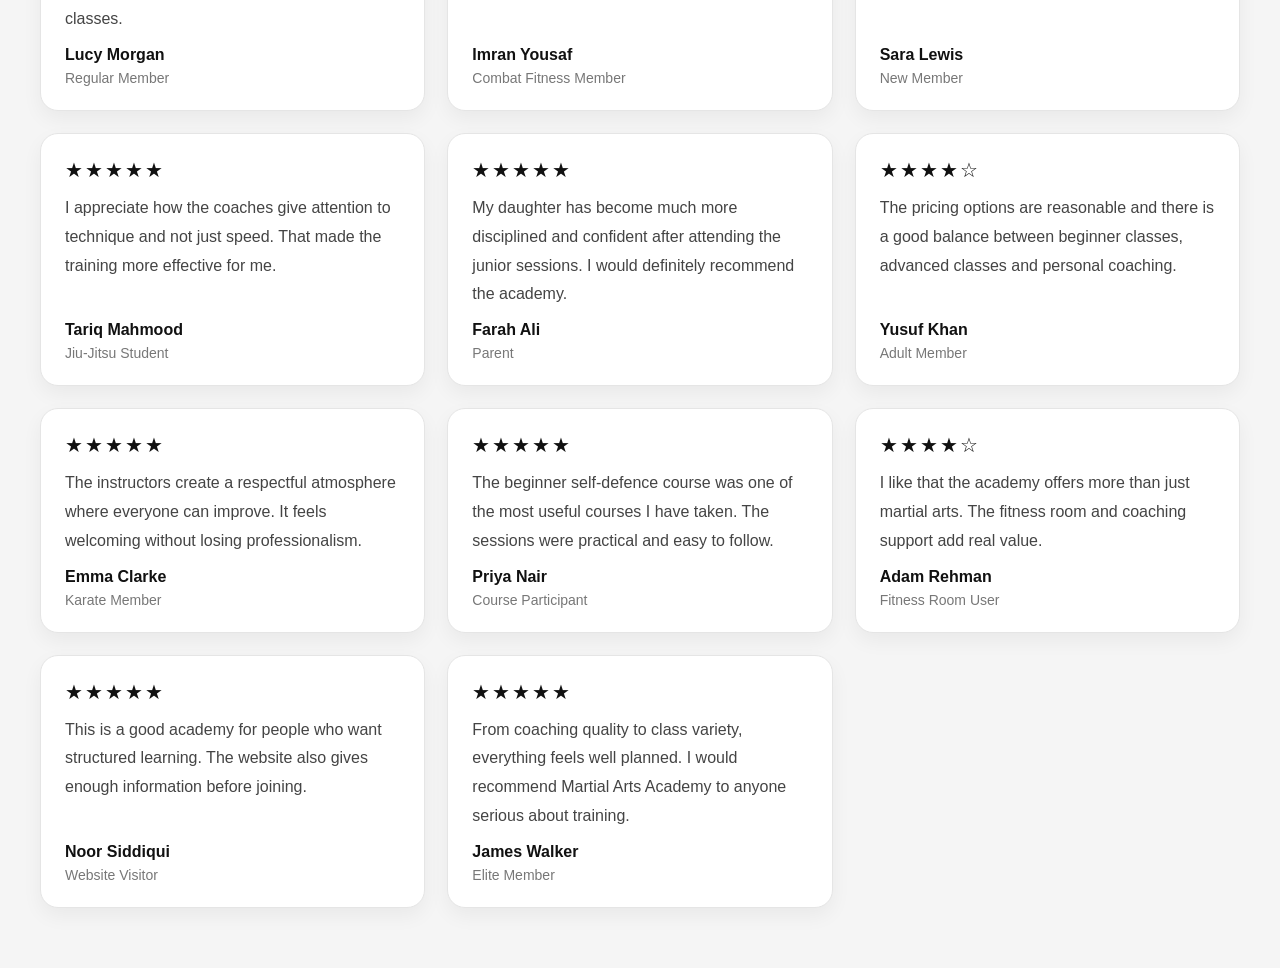
<file: review.html>
<!DOCTYPE html>
<html lang="en">
<head>
  <meta charset="UTF-8" />
  <meta name="viewport" content="width=device-width, initial-scale=1.0" />
  <title>Member Reviews | Martial Arts Academy</title>
  <link rel="stylesheet" href="style.css" />
  <style>
    body {
      margin: 0;
      font-family: Arial, sans-serif;
      background: #f5f5f5;
      color: #111;
    }

    .reviews-page {
      padding: 40px 20px 60px;
    }

    .reviews-container {
      max-width: 1200px;
      margin: 0 auto;
    }

    .back-row {
      margin-bottom: 24px;
    }

    .back-btn {
      display: inline-block;
      text-decoration: none;
      background: #111;
      color: #fff;
      padding: 12px 18px;
      border-radius: 10px;
      font-weight: 700;
      transition: 0.3s ease;
    }

    .back-btn:hover {
      background: #333;
    }

    .reviews-hero {
      background: linear-gradient(135deg, #111, #2b2b2b);
      color: #fff;
      border-radius: 20px;
      padding: 40px 30px;
      margin-bottom: 30px;
      box-shadow: 0 10px 25px rgba(0, 0, 0, 0.12);
    }

    .reviews-hero h1 {
      margin: 0 0 12px;
      font-size: 42px;
    }

    .reviews-hero p {
      margin: 0;
      font-size: 17px;
      line-height: 1.7;
      max-width: 800px;
      color: #e4e4e4;
    }

    .social-box {
      background: #fff;
      border-radius: 18px;
      padding: 25px;
      margin-bottom: 30px;
      border: 1px solid #e4e4e4;
      box-shadow: 0 8px 20px rgba(0, 0, 0, 0.05);
    }

    .social-box h2 {
      margin-top: 0;
      margin-bottom: 12px;
      font-size: 28px;
    }

    .social-box p {
      margin-bottom: 18px;
      color: #555;
      line-height: 1.7;
    }

    .social-links {
      display: flex;
      flex-wrap: wrap;
      gap: 14px;
    }

    .social-links a {
      text-decoration: none;
      padding: 12px 18px;
      border-radius: 10px;
      font-weight: 700;
      border: 1px solid #111;
      color: #111;
      background: #fff;
      transition: 0.3s ease;
    }

    .social-links a:hover {
      background: #111;
      color: #fff;
    }

    .reviews-topbar {
      display: flex;
      justify-content: space-between;
      align-items: center;
      gap: 20px;
      margin-bottom: 20px;
      flex-wrap: wrap;
    }

    .reviews-topbar h2 {
      margin: 0;
      font-size: 30px;
    }

    .review-count {
      background: #111;
      color: #fff;
      padding: 10px 16px;
      border-radius: 999px;
      font-weight: 700;
      font-size: 14px;
    }

    .reviews-grid {
      display: grid;
      grid-template-columns: repeat(3, 1fr);
      gap: 22px;
    }

    .review-card {
      background: #fff;
      border-radius: 18px;
      padding: 24px;
      border: 1px solid #e5e5e5;
      box-shadow: 0 8px 20px rgba(0, 0, 0, 0.05);
      display: flex;
      flex-direction: column;
      gap: 12px;
    }

    .review-stars {
      font-size: 20px;
      letter-spacing: 2px;
    }

    .review-text {
      line-height: 1.8;
      color: #444;
      margin: 0;
    }

    .review-author {
      margin-top: auto;
      font-weight: 700;
      color: #111;
    }

    .review-role {
      font-size: 14px;
      color: #777;
      margin-top: -6px;
    }

    @media (max-width: 992px) {
      .reviews-grid {
        grid-template-columns: repeat(2, 1fr);
      }

      .reviews-hero h1 {
        font-size: 34px;
      }
    }

    @media (max-width: 650px) {
      .reviews-grid {
        grid-template-columns: 1fr;
      }

      .reviews-hero {
        padding: 28px 20px;
      }

      .reviews-hero h1 {
        font-size: 28px;
      }

      .social-links {
        flex-direction: column;
      }

      .social-links a {
        text-align: center;
      }
    }
  </style>
</head>
<body>
  <main class="reviews-page">
    <div class="reviews-container">

      <div class="back-row">
        <a href="javascript:history.back()" class="back-btn">← Back</a>
      </div>

      <section class="reviews-hero">
        <h1>Member Reviews</h1>
        <p>
          These reviews show feedback from academy members and visitors. I added this page
          to make the website more engaging and to support the social and community side of
          the Martial Arts Academy website.
        </p>
      </section>

      <section class="social-box">
        <h2>Follow Us on Social Media</h2>
        <p>
          Stay connected with Martial Arts Academy through our social media pages for class
          updates, training clips, member achievements, event highlights and academy news.
        </p>

        <div class="social-links">
          <a href="https://www.facebook.com/" target="_blank">Facebook</a>
          <a href="https://www.instagram.com/" target="_blank">Instagram</a>
          <a href="https://www.tiktok.com/" target="_blank">TikTok</a>
          <a href="https://x.com/" target="_blank">X</a>
        </div>
      </section>

      <div class="reviews-topbar">
        <h2>What Our Members Say</h2>
        <div class="review-count">20 Reviews</div>
      </div>

      <section class="reviews-grid">
        <article class="review-card">
          <div class="review-stars">★★★★★</div>
          <p class="review-text">The academy has a very professional environment. The coaches are supportive and the classes are well organised. I improved my fitness and confidence a lot.</p>
          <div class="review-author">Aarav Khan</div>
          <div class="review-role">Adult Member</div>
        </article>

        <article class="review-card">
          <div class="review-stars">★★★★★</div>
          <p class="review-text">I joined as a beginner and felt comfortable from the first week. The trainers explain techniques clearly and make every session engaging.</p>
          <div class="review-author">Maya Patel</div>
          <div class="review-role">Karate Student</div>
        </article>

        <article class="review-card">
          <div class="review-stars">★★★★☆</div>
          <p class="review-text">The timetable is flexible and the facilities are clean. I especially like the mix of martial arts and fitness training in one place.</p>
          <div class="review-author">Omar Raza</div>
          <div class="review-role">Fitness Member</div>
        </article>

        <article class="review-card">
          <div class="review-stars">★★★★★</div>
          <p class="review-text">My son attends the kids classes and he enjoys them every week. The environment feels safe, structured and encouraging.</p>
          <div class="review-author">Nadia Hassan</div>
          <div class="review-role">Parent</div>
        </article>

        <article class="review-card">
          <div class="review-stars">★★★★★</div>
          <p class="review-text">The Muay Thai sessions are intense and motivating. I can see a big difference in my stamina and technique since joining.</p>
          <div class="review-author">Bilal Ahmed</div>
          <div class="review-role">Muay Thai Member</div>
        </article>

        <article class="review-card">
          <div class="review-stars">★★★★☆</div>
          <p class="review-text">I like the friendly atmosphere and the instructors are approachable. It is a good place for both beginners and more experienced students.</p>
          <div class="review-author">Sana Mirza</div>
          <div class="review-role">Judo Student</div>
        </article>

        <article class="review-card">
          <div class="review-stars">★★★★★</div>
          <p class="review-text">The private tuition sessions helped me improve faster. The feedback was detailed and very useful for my progress.</p>
          <div class="review-author">Daniel Brooks</div>
          <div class="review-role">Private Tuition Student</div>
        </article>

        <article class="review-card">
          <div class="review-stars">★★★★★</div>
          <p class="review-text">I joined for self-defence and ended up continuing with regular training. The classes are practical and confidence-building.</p>
          <div class="review-author">Hina Shah</div>
          <div class="review-role">Self-Defence Course Member</div>
        </article>

        <article class="review-card">
          <div class="review-stars">★★★★☆</div>
          <p class="review-text">The website is easy to use and the membership information is clear. Booking and finding details is much simpler now.</p>
          <div class="review-author">Ramesh Thapa</div>
          <div class="review-role">Website Visitor</div>
        </article>

        <article class="review-card">
          <div class="review-stars">★★★★★</div>
          <p class="review-text">The academy has excellent energy. You feel motivated as soon as you walk in and the coaching quality is strong across different classes.</p>
          <div class="review-author">Lucy Morgan</div>
          <div class="review-role">Regular Member</div>
        </article>

        <article class="review-card">
          <div class="review-stars">★★★★★</div>
          <p class="review-text">The strength and conditioning support is one of my favourite parts. It really helped me balance martial arts training with overall fitness.</p>
          <div class="review-author">Imran Yousaf</div>
          <div class="review-role">Combat Fitness Member</div>
        </article>

        <article class="review-card">
          <div class="review-stars">★★★★☆</div>
          <p class="review-text">The changing rooms and gym space are clean and practical. It feels like a serious and well-managed training academy.</p>
          <div class="review-author">Sara Lewis</div>
          <div class="review-role">New Member</div>
        </article>

        <article class="review-card">
          <div class="review-stars">★★★★★</div>
          <p class="review-text">I appreciate how the coaches give attention to technique and not just speed. That made the training more effective for me.</p>
          <div class="review-author">Tariq Mahmood</div>
          <div class="review-role">Jiu-Jitsu Student</div>
        </article>

        <article class="review-card">
          <div class="review-stars">★★★★★</div>
          <p class="review-text">My daughter has become much more disciplined and confident after attending the junior sessions. I would definitely recommend the academy.</p>
          <div class="review-author">Farah Ali</div>
          <div class="review-role">Parent</div>
        </article>

        <article class="review-card">
          <div class="review-stars">★★★★☆</div>
          <p class="review-text">The pricing options are reasonable and there is a good balance between beginner classes, advanced classes and personal coaching.</p>
          <div class="review-author">Yusuf Khan</div>
          <div class="review-role">Adult Member</div>
        </article>

        <article class="review-card">
          <div class="review-stars">★★★★★</div>
          <p class="review-text">The instructors create a respectful atmosphere where everyone can improve. It feels welcoming without losing professionalism.</p>
          <div class="review-author">Emma Clarke</div>
          <div class="review-role">Karate Member</div>
        </article>

        <article class="review-card">
          <div class="review-stars">★★★★★</div>
          <p class="review-text">The beginner self-defence course was one of the most useful courses I have taken. The sessions were practical and easy to follow.</p>
          <div class="review-author">Priya Nair</div>
          <div class="review-role">Course Participant</div>
        </article>

        <article class="review-card">
          <div class="review-stars">★★★★☆</div>
          <p class="review-text">I like that the academy offers more than just martial arts. The fitness room and coaching support add real value.</p>
          <div class="review-author">Adam Rehman</div>
          <div class="review-role">Fitness Room User</div>
        </article>

        <article class="review-card">
          <div class="review-stars">★★★★★</div>
          <p class="review-text">This is a good academy for people who want structured learning. The website also gives enough information before joining.</p>
          <div class="review-author">Noor Siddiqui</div>
          <div class="review-role">Website Visitor</div>
        </article>

        <article class="review-card">
          <div class="review-stars">★★★★★</div>
          <p class="review-text">From coaching quality to class variety, everything feels well planned. I would recommend Martial Arts Academy to anyone serious about training.</p>
          <div class="review-author">James Walker</div>
          <div class="review-role">Elite Member</div>
        </article>
      </section>
    </div>
  </main>
</body>
</html>
</file>
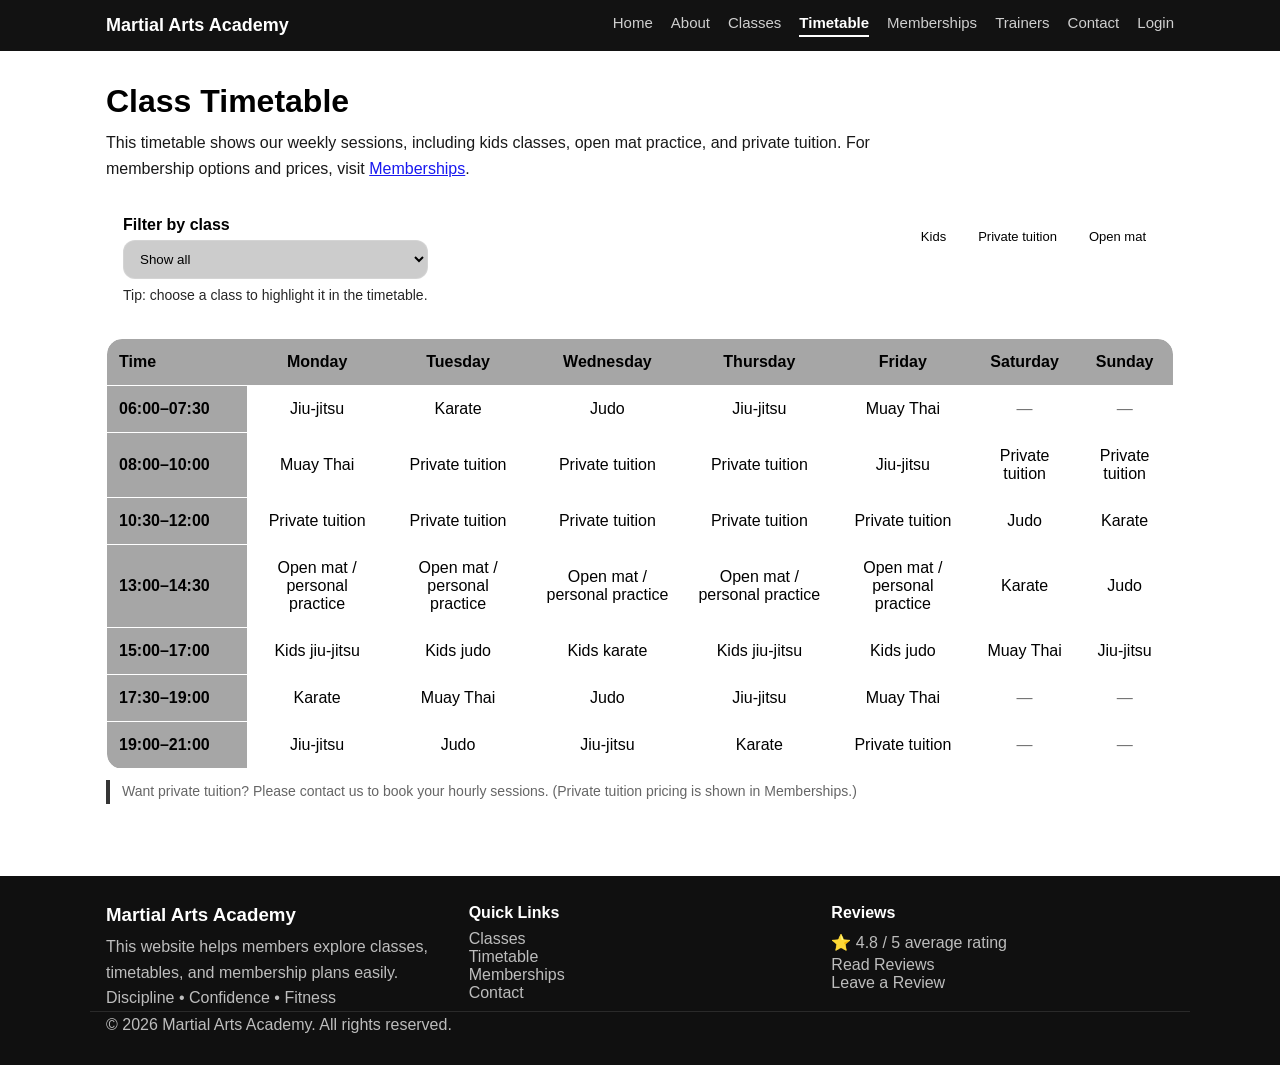
<file: timetable.html>
<!DOCTYPE html>
<html lang="en">
<head>
  <meta charset="UTF-8" />
  <meta name="viewport" content="width=device-width, initial-scale=1.0" />
  <title>Timetable | Martial Arts Academy</title>
  <link rel="stylesheet" href="style.css" />
</head>

<body>
  <!-- Skip link for accessibility -->
  <a class="skip-link" href="#main">Skip to main content</a>

  <!-- ================= HEADER & NAVIGATION ================= -->
  <header class="site-header">
  <div class="container nav-wrap">
    <a href="index.html" class="logo">Martial Arts Academy</a>

    <nav class="site-nav">
      <a href="index.html" class="nav-link">Home</a>
      <a href="about.html" class="nav-link">About</a>
      <a href="classes.html" class="nav-link">Classes</a>
      <a href="timetable.html" class="nav-link">Timetable</a>
      <a href="memberships.html" class="nav-link">Memberships</a>
      <a href="trainers.html" class="nav-link">Trainers</a>
      <a href="contact.html" class="nav-link">Contact</a>
      <a href="login.html" class="nav-link">Login</a>
    </nav>
  </div>
</header>
  <!-- ================= END HEADER ================= -->

  <!-- ================= MAIN ================= -->
  <main id="main" class="page">
    <div class="container">
      <header class="page-head">
        <h1 class="page-title">Class Timetable</h1>
        <p class="page-subtitle">
          This timetable shows our weekly sessions, including kids classes, open mat practice, and private tuition.
          For membership options and prices, visit <a href="memberships.html" class="text-link">Memberships</a>.
        </p>
      </header>

      <!-- Controls (professional touch) -->
      <section class="panel" aria-label="Timetable tools">
        <div class="panel-row">
          <div>
            <label for="classFilter" class="label">Filter by class</label>
            <select id="classFilter" class="select">
              <option value="all">Show all</option>
              <option value="Jiu-jitsu">Jiu-jitsu</option>
              <option value="Karate">Karate</option>
              <option value="Judo">Judo</option>
              <option value="Muay Thai">Muay Thai</option>
              <option value="Private tuition">Private tuition</option>
              <option value="Open mat / personal practice">Open mat / personal practice</option>
              <option value="Kids">Kids classes</option>
            </select>
            <p class="help-text">Tip: choose a class to highlight it in the timetable.</p>
          </div>

          <div class="legend" aria-label="Legend">
            <span class="badge">Kids</span>
            <span class="badge">Private tuition</span>
            <span class="badge">Open mat</span>
          </div>
        </div>
      </section>

      <!-- Timetable Table -->
      <section class="table-card" aria-label="Weekly timetable table">
        <div class="table-scroll">
          <table class="timetable" aria-describedby="timetableNote">
            <thead>
              <tr>
                <th scope="col" class="sticky-col">Time</th>
                <th scope="col">Monday</th>
                <th scope="col">Tuesday</th>
                <th scope="col">Wednesday</th>
                <th scope="col">Thursday</th>
                <th scope="col">Friday</th>
                <th scope="col">Saturday</th>
                <th scope="col">Sunday</th>
              </tr>
            </thead>

            <tbody>
              <!-- 06:00–07:30 -->
              <tr>
                <th scope="row" class="sticky-col">06:00–07:30</th>
                <td class="slot" data-class="Jiu-jitsu">Jiu-jitsu</td>
                <td class="slot" data-class="Karate">Karate</td>
                <td class="slot" data-class="Judo">Judo</td>
                <td class="slot" data-class="Jiu-jitsu">Jiu-jitsu</td>
                <td class="slot" data-class="Muay Thai">Muay Thai</td>
                <td class="slot is-empty" data-class="Empty">—</td>
                <td class="slot is-empty" data-class="Empty">—</td>
              </tr>

              <!-- 08:00–10:00 -->
              <tr>
                <th scope="row" class="sticky-col">08:00–10:00</th>
                <td class="slot" data-class="Muay Thai">Muay Thai</td>
                <td class="slot" data-class="Private tuition">Private tuition</td>
                <td class="slot" data-class="Private tuition">Private tuition</td>
                <td class="slot" data-class="Private tuition">Private tuition</td>
                <td class="slot" data-class="Jiu-jitsu">Jiu-jitsu</td>
                <td class="slot" data-class="Private tuition">Private tuition</td>
                <td class="slot" data-class="Private tuition">Private tuition</td>
              </tr>

              <!-- 10:30–12:00 -->
              <tr>
                <th scope="row" class="sticky-col">10:30–12:00</th>
                <td class="slot" data-class="Private tuition">Private tuition</td>
                <td class="slot" data-class="Private tuition">Private tuition</td>
                <td class="slot" data-class="Private tuition">Private tuition</td>
                <td class="slot" data-class="Private tuition">Private tuition</td>
                <td class="slot" data-class="Private tuition">Private tuition</td>
                <td class="slot" data-class="Judo">Judo</td>
                <td class="slot" data-class="Karate">Karate</td>
              </tr>

              <!-- 13:00–14:30 -->
              <tr>
                <th scope="row" class="sticky-col">13:00–14:30</th>
                <td class="slot" data-class="Open mat / personal practice">Open mat / personal practice</td>
                <td class="slot" data-class="Open mat / personal practice">Open mat / personal practice</td>
                <td class="slot" data-class="Open mat / personal practice">Open mat / personal practice</td>
                <td class="slot" data-class="Open mat / personal practice">Open mat / personal practice</td>
                <td class="slot" data-class="Open mat / personal practice">Open mat / personal practice</td>
                <td class="slot" data-class="Karate">Karate</td>
                <td class="slot" data-class="Judo">Judo</td>
              </tr>

              <!-- 15:00–17:00 -->
              <tr>
                <th scope="row" class="sticky-col">15:00–17:00</th>
                <td class="slot" data-class="Kids">Kids jiu-jitsu</td>
                <td class="slot" data-class="Kids">Kids judo</td>
                <td class="slot" data-class="Kids">Kids karate</td>
                <td class="slot" data-class="Kids">Kids jiu-jitsu</td>
                <td class="slot" data-class="Kids">Kids judo</td>
                <td class="slot" data-class="Muay Thai">Muay Thai</td>
                <td class="slot" data-class="Jiu-jitsu">Jiu-jitsu</td>
              </tr>

              <!-- 17:30–19:00 -->
              <tr>
                <th scope="row" class="sticky-col">17:30–19:00</th>
                <td class="slot" data-class="Karate">Karate</td>
                <td class="slot" data-class="Muay Thai">Muay Thai</td>
                <td class="slot" data-class="Judo">Judo</td>
                <td class="slot" data-class="Jiu-jitsu">Jiu-jitsu</td>
                <td class="slot" data-class="Muay Thai">Muay Thai</td>
                <td class="slot is-empty" data-class="Empty">—</td>
                <td class="slot is-empty" data-class="Empty">—</td>
              </tr>

              <!-- 19:00–21:00 -->
              <tr>
                <th scope="row" class="sticky-col">19:00–21:00</th>
                <td class="slot" data-class="Jiu-jitsu">Jiu-jitsu</td>
                <td class="slot" data-class="Judo">Judo</td>
                <td class="slot" data-class="Jiu-jitsu">Jiu-jitsu</td>
                <td class="slot" data-class="Karate">Karate</td>
                <td class="slot" data-class="Private tuition">Private tuition</td>
                <td class="slot is-empty" data-class="Empty">—</td>
                <td class="slot is-empty" data-class="Empty">—</td>
              </tr>
            </tbody>
          </table>
        </div>

        <p id="timetableNote" class="note">
          Want private tuition? Please contact us to book your hourly sessions. (Private tuition pricing is shown in Memberships.)
        </p>
      </section>
    </div>
  </main>
  <!-- ================= END MAIN ================= -->

  <!-- ================= FOOTER ================= -->
  <footer class="site-footer">
    <div class="container footer-grid">
      <div>
        <h3 class="footer-title">Martial Arts Academy</h3>
        <p class="footer-text">
          This website helps members explore classes, timetables, and membership plans easily.
        </p>
        <p class="footer-text">Discipline • Confidence • Fitness</p>
      </div>

      <div>
        <h4 class="footer-heading">Quick Links</h4>
        <a href="classes.html" class="footer-link">Classes</a><br />
        <a href="timetable.html" class="footer-link">Timetable</a><br />
        <a href="memberships.html" class="footer-link">Memberships</a><br />
        <a href="contact.html" class="footer-link">Contact</a>
      </div>

      <div>
        <h4 class="footer-heading">Reviews</h4>
        <p class="footer-text">⭐ 4.8 / 5 average rating</p>
        <a href="review.html" class="footer-link">Read Reviews</a><br />
        <a href="review.html#leave-review" class="footer-link">Leave a Review</a>
      </div>
    </div>

    <div class="container footer-bottom">
      <p class="footer-text">© 2026 Martial Arts Academy. All rights reserved.</p>
    </div>
  </footer>
  <!-- ================= END FOOTER ================= -->

  <script src="script.js"></script>
</body>
</html>
</file>
<file: style.css>
/* ===== GLOBAL RESET & FONT ===== */
* {
  box-sizing: border-box;
  margin: 0;
  padding: 0;
  font-family: Arial, sans-serif;
}

/* Center content and limit width */
.container {
  width: 90%;
  max-width: 1100px;
  margin: 0 auto;
}

/* ===== HEADER & NAVIGATION ===== */
.site-header {
  background-color: #121212;
  padding: 14px 0;
  position: sticky;
  top: 0;
  z-index: 10;
}

/* Navigation layout */
.nav-wrap {
  display: flex;
  align-items: center;
  justify-content: space-between;
  gap: 16px;
}

/* Logo styling */
.logo {
  color: #ffffff;
  text-decoration: none;
  font-size: 18px;
  font-weight: bold;
}

/* Navigation links */
.site-nav {
  display: flex;
  gap: 18px;
}

.nav-link {
  color: #cfcfcf;
  text-decoration: none;
  font-size: 15px;
}

.nav-link:hover {
  color: #ffffff;
}


/* ===== ACTIVE NAVIGATION LINK ===== */
/* This highlights the page user is currently on */
.nav-link.active {
  color: #ffffff;
  font-weight: bold;
  border-bottom: 2px solid #ffffff;
  padding-bottom: 4px;
}



/* Button styles */
.btn {
  text-decoration: none;
  padding: 8px 14px;
  border-radius: 10px;
  font-weight: 600;
}

.btn-outline {
  color: #ffffff;
  border: 1px solid #ffffff;
}

/* ===== MAIN CONTENT ===== */
main {
  padding: 40px 0;
}

/* ===== FOOTER ===== */
.site-footer {
  background-color: #101010;
  color: #dddddd;
  padding: 28px 0;
  margin-top: 40px;
}

/* Footer layout */
.footer-grid {
  display: grid;
  grid-template-columns: repeat(3, 1fr);
  gap: 20px;
}

/* Footer text styles */
.footer-title,
.footer-heading {
  color: #ffffff;
  margin-bottom: 8px;
}

.footer-text {
  color: #bdbdbd;
  line-height: 1.6;
}

.footer-link {
  color: #bdbdbd;
  text-decoration: none;
}

.footer-link:hover {
  color: #ffffff;
}

/* Bottom footer */
.footer-bottom {
  border-top: 1px solid #2a2a2a;
  margin-top: 18px;
  padding-top: 14px;
}

/* ===== RESPONSIVE DESIGN ===== */
@media (max-width: 800px) {
  /* Hide menu on small screens (hamburger later) */
  .site-nav {
    display: none;
  }

  /* Stack footer items */
  .footer-grid {
    grid-template-columns: 1fr;
  }
}
/* ================= HOME PAGE IMPROVEMENTS ================= */

.hero-grid {
  display: grid;
  grid-template-columns: 1.1fr 1fr;
  gap: 32px;
  align-items: center;
}

.hero-kicker {
  display: inline-block;
  font-size: 13px;
  font-weight: 700;
  letter-spacing: 1px;
  text-transform: uppercase;
  color: #d6d6d6;
  margin-bottom: 12px;
}

.hero-description {
  max-width: 580px;
}

.hero-image-wrap {
  position: relative;
}

.hero-image {
  width: 100%;
  height: 460px;
  object-fit: cover;
  border-radius: 20px;
  display: block;
}

.hero-floating-card {
  position: absolute;
  right: 20px;
  bottom: 20px;
  width: 260px;
  background: rgba(255, 255, 255, 0.96);
  color: #111;
  padding: 18px;
  border-radius: 16px;
  box-shadow: 0 10px 26px rgba(0, 0, 0, 0.18);
}

.hero-floating-card h3 {
  margin-bottom: 8px;
}

.hero-floating-card p {
  margin-bottom: 14px;
  line-height: 1.6;
}

.hero-stats {
  display: flex;
  gap: 16px;
  margin-top: 28px;
  flex-wrap: wrap;
}

.stat-box {
  background: rgba(255, 255, 255, 0.08);
  padding: 14px 18px;
  border-radius: 14px;
  min-width: 110px;
  text-align: center;
}

.stat-box h3 {
  font-size: 24px;
  margin-bottom: 4px;
  color: #fff;
}

.stat-box p {
  font-size: 14px;
  margin: 0;
  color: #ddd;
}

.home-about-grid {
  display: grid;
  grid-template-columns: 1fr 1.1fr;
  gap: 28px;
  align-items: center;
}

.home-about-image img {
  width: 100%;
  height: 360px;
  object-fit: cover;
  border-radius: 18px;
  display: block;
}

.left-align {
  text-align: left;
}

.program-grid {
  display: grid;
  grid-template-columns: repeat(4, 1fr);
  gap: 22px;
}

.program-card {
  background: #fff;
  border-radius: 18px;
  overflow: hidden;
  color: #111;
  box-shadow: 0 8px 24px rgba(0, 0, 0, 0.10);
}

.program-image {
  width: 100%;
  height: 220px;
  object-fit: cover;
  display: block;
}

.program-content {
  padding: 18px;
}

.program-content h3 {
  margin-bottom: 10px;
}

.program-content p {
  line-height: 1.7;
  margin-bottom: 14px;
}

.program-badge {
  display: inline-block;
  padding: 6px 12px;
  border-radius: 999px;
  background: #121212;
  color: #fff;
  font-size: 12px;
  font-weight: 700;
}

.modern-timetable-preview {
  max-width: 900px;
  margin: 0 auto;
}

.trainer-preview-grid {
  display: grid;
  grid-template-columns: repeat(3, 1fr);
  gap: 22px;
}

.trainer-preview-card {
  background: #fff;
  border: 1px solid #e5e5e5;
  border-radius: 18px;
  overflow: hidden;
  box-shadow: 0 8px 22px rgba(0, 0, 0, 0.06);
}

.trainer-preview-image {
  width: 100%;
  height: 260px;
  object-fit: cover;
  display: block;
}

.trainer-preview-content {
  padding: 18px;
}

.trainer-preview-content h3 {
  margin-bottom: 6px;
}

.trainer-preview-role {
  font-weight: 700;
  color: #444;
  margin-bottom: 10px;
}

@media (max-width: 1000px) {
  .program-grid {
    grid-template-columns: repeat(2, 1fr);
  }

  .trainer-preview-grid {
    grid-template-columns: 1fr;
  }

  .home-about-grid {
    grid-template-columns: 1fr;
  }

  .hero-grid {
    grid-template-columns: 1fr;
  }
}

@media (max-width: 700px) {
  .program-grid {
    grid-template-columns: 1fr;
  }

  .hero-image {
    height: 320px;
  }

  .hero-floating-card {
    position: static;
    width: 100%;
    margin-top: 16px;
  }

  .home-about-image img {
    height: 260px;
  }
}


/* ===============================
   ABOUT PAGE STYLES
   =============================== */

/* General container fix (safe if already exists) */
.container {
  max-width: 1100px;
  margin: 0 auto;
  padding: 0 16px;
}

/* Skip link for accessibility */
.skip-link {
  position: absolute;
  left: -999px;
  top: 10px;
  background: #000;
  color: #fff;
  padding: 8px 12px;
  border-radius: 6px;
  text-decoration: none;
}
.skip-link:focus {
  left: 10px;
}

/* About hero section */
.about-hero {
  background-color: #f7f7f7;
  padding: 60px 0 30px;
}

.about-hero h1 {
  font-size: 36px;
  margin-bottom: 12px;
}

.about-hero p {
  font-size: 16px;
  line-height: 1.7;
  max-width: 800px;
}

/* Badge styles */
.badge-row {
  display: flex;
  flex-wrap: wrap;
  gap: 10px;
  margin-top: 15px;
}

.badge {
  background-color: #ffffff;
  border: 1px solid #ccc;
  padding: 6px 14px;
  border-radius: 20px;
  font-size: 14px;
}

/* Grid layout */
.about-grid {
  display: grid;
  grid-template-columns: 1.2fr 0.8fr;
  gap: 20px;
  margin: 40px 0;
}

/* Card layout */
.card {
  background-color: #ffffff;
  border: 1px solid #ddd;
  border-radius: 12px;
  padding: 20px;
}

.card h2 {
  margin-bottom: 10px;
  font-size: 22px;
}

.card p {
  line-height: 1.7;
  margin-bottom: 10px;
}

.card ul {
  padding-left: 18px;
  line-height: 1.8;
}

/* Two column section */
.two-col {
  display: grid;
  grid-template-columns: 1fr 1fr;
  gap: 20px;
  margin-bottom: 40px;
}

/* Why choose us mini cards */
.mini-grid {
  display: grid;
  grid-template-columns: repeat(3, 1fr);
  gap: 15px;
  margin-top: 15px;
}

.mini {
  border: 1px solid #ddd;
  border-radius: 12px;
  padding: 15px;
  background-color: #fafafa;
}

.mini h3 {
  font-size: 16px;
  margin-bottom: 6px;
}

.mini p {
  font-size: 14px;
  line-height: 1.6;
}

/* Call to action section */
.cta {
  border: 1px solid #ddd;
  border-radius: 14px;
  padding: 25px;
  display: flex;
  justify-content: space-between;
  align-items: center;
  gap: 20px;
  margin-bottom: 50px;
  background-color: #f5f5f5;
}

.cta h2 {
  margin-bottom: 6px;
}

.cta p {
  line-height: 1.6;
}

/* Buttons */
.btn {
  padding: 10px 16px;
  border-radius: 8px;
  text-decoration: none;
  font-size: 14px;
  display: inline-block;
}

.btn-primary {
  background-color: #111;
  color: #ffffff;
}

.btn-primary:hover {
  background-color: #333;
}

.btn-outline {
  border: 1px solid #111;
  color: #111;
}

.btn-outline:hover {
  background-color: #111;
  color: #ffffff;
}

/* ===============================
   RESPONSIVE DESIGN
   =============================== */

@media (max-width: 900px) {
  .about-grid {
    grid-template-columns: 1fr;
  }

  .two-col {
    grid-template-columns: 1fr;
  }

  .mini-grid {
    grid-template-columns: 1fr;
  }

  .cta {
    flex-direction: column;
    align-items: flex-start;
  }
}
/* FIX faded text issue */
.card p {
  color: #222;      /* dark readable text */
  opacity: 1;       /* remove fading */
}



/* ================= CLASSES PAGE STYLES ================= */

/* Page hero */
.page-hero {
  background: #121212;
  color: #ffffff;
  padding: 55px 0;
}

.page-hero h1 {
  font-size: 40px;
  margin-bottom: 10px;
}

.page-hero p {
  color: #d7d7d7;
  line-height: 1.7;
  max-width: 800px;
}

.hero-quick-links {
  margin-top: 16px;
  display: flex;
  gap: 12px;
  flex-wrap: wrap;
}

/* Generic section helpers (if not already in your CSS) */
.section {
  padding: 55px 0;
}

.section-light {
  background: #f7f7f7;
}

.section-dark {
  background: #121212;
  color: #ffffff;
}

.section-head {
  margin-bottom: 18px;
}

.section-head h2 {
  margin-bottom: 6px;
  font-size: 28px;
}

.section-head p {
  color: #4b4b4b;
  line-height: 1.6;
}

.section-dark .section-head p {
  color: #cfcfcf;
}

/* Class cards */
.class-grid {
  display: grid;
  grid-template-columns: repeat(4, 1fr);
  gap: 14px;
}

.class-card {
  border: 1px solid #e6e6e6;
  background: #ffffff;
  border-radius: 14px;
  padding: 18px;
}

.class-card h3 {
  margin-bottom: 8px;
}

.class-card p {
  line-height: 1.6;
  color: #4b4b4b;
  margin-bottom: 10px;
}

.class-points {
  margin-left: 18px;
  line-height: 1.8;
}

.note {
  margin-top: 16px;
  color: #4b4b4b;
  line-height: 1.7;
  border-left: 4px solid #121212;
  padding-left: 12px;
}

/* 2 column panels */
.two-col {
  display: grid;
  grid-template-columns: 1fr 1fr;
  gap: 14px;
}

.info-panel {
  background: #ffffff;
  border: 1px solid #e6e6e6;
  border-radius: 14px;
  padding: 18px;
}

.info-panel p {
  line-height: 1.6;
  color: #4b4b4b;
  margin: 10px 0 14px;
}

/* Services */
.service-grid {
  display: grid;
  grid-template-columns: repeat(4, 1fr);
  gap: 14px;
}

.service-card {
  border: 1px solid #e6e6e6;
  background: #ffffff;
  border-radius: 14px;
  padding: 18px;
}

.service-meta {
  font-weight: 700;
  margin: 8px 0;
}

/* Coaches */
.coach-grid {
  display: grid;
  grid-template-columns: repeat(3, 1fr);
  gap: 14px;
}

.coach-card {
  background: rgba(255, 255, 255, 0.08);
  border: 1px solid rgba(255, 255, 255, 0.15);
  border-radius: 14px;
  padding: 18px;
}

.coach-role {
  color: #cfcfcf;
  margin: 6px 0 10px;
}

.coach-list {
  margin-left: 18px;
  line-height: 1.8;
  color: #e0e0e0;
}

/* Button helpers (if not already in your CSS) */
.center-btn {
  margin-top: 18px;
  text-align: center;
}

.btn-primary {
  background: #ffffff;
  color: #121212;
}

.btn-outline-dark {
  border: 1px solid #121212;
  color: #121212;
}

.btn-outline-light {
  border: 1px solid #ffffff;
  color: #ffffff;
}

/* CTA (if you already have it, you can keep yours) */
.cta {
  padding: 55px 0;
}

.cta-box {
  border-radius: 16px;
  background: #121212;
  color: #ffffff;
  padding: 22px;
  display: flex;
  align-items: center;
  justify-content: space-between;
  gap: 16px;
  flex-wrap: wrap;
}

.cta-buttons {
  display: flex;
  gap: 10px;
  flex-wrap: wrap;
}

/* Responsive */
@media (max-width: 950px) {
  .class-grid {
    grid-template-columns: repeat(2, 1fr);
  }
  .service-grid {
    grid-template-columns: repeat(2, 1fr);
  }
  .coach-grid {
    grid-template-columns: 1fr;
  }
  .two-col {
    grid-template-columns: 1fr;
  }
}

@media (max-width: 550px) {
  .class-grid,
  .service-grid {
    grid-template-columns: 1fr;
  }
}
/* ================= TRAINERS PAGE FINAL ================= */

.trainer-page-grid {
  display: grid;
  gap: 24px;
}

.trainer-profile {
  display: grid;
  grid-template-columns: 260px 1fr;
  gap: 22px;
  background: #ffffff;
  border: 1px solid #e6e6e6;
  border-radius: 18px;
  padding: 22px;
  box-shadow: 0 8px 24px rgba(0, 0, 0, 0.06);
  align-items: start;
}

.trainer-photo-wrap {
  width: 100%;
}

.trainer-photo {
  width: 100%;
  height: 280px;
  object-fit: cover;
  border-radius: 16px;
  display: block;
  background: #f2f2f2;
}

.trainer-info h3 {
  font-size: 28px;
  margin-bottom: 8px;
  color: #121212;
}

.trainer-tag {
  display: inline-block;
  margin-bottom: 10px;
  background: #121212;
  color: #ffffff;
  padding: 6px 12px;
  border-radius: 999px;
  font-size: 13px;
  font-weight: 700;
}

.trainer-role {
  font-weight: 700;
  color: #4b4b4b;
  margin-bottom: 12px;
}

.trainer-desc {
  color: #4b4b4b;
  line-height: 1.7;
  margin-bottom: 14px;
}

.trainer-qualifications {
  margin-left: 18px;
  margin-bottom: 14px;
  line-height: 1.9;
  color: #222;
}

.trainer-contact {
  color: #333;
  line-height: 1.7;
  font-weight: 600;
}

@media (max-width: 900px) {
  .trainer-profile {
    grid-template-columns: 1fr;
  }

  .trainer-photo {
    height: 260px;
  }

  .trainer-info h3 {
    font-size: 24px;
  }
}

@media (max-width: 550px) {
  .trainer-profile {
    padding: 16px;
  }

  .trainer-photo {
    height: 220px;
  }
}


/* ================= Timetable Page ================= */

.page {
  padding: 32px 0;
}

.page-head {
  margin-bottom: 18px;
}

.page-title {
  font-size: 32px;
  margin: 0 0 10px;
}

.page-subtitle {
  margin: 0;
  max-width: 850px;
  line-height: 1.6;
  opacity: 0.9;
}

.text-link {
  text-decoration: underline;
}

/* small accessibility improvement */
.skip-link {
  position: absolute;
  left: -999px;
  top: 8px;
  background: #fff;
  color: #000;
  padding: 10px 12px;
  border-radius: 10px;
  z-index: 999;
}
.skip-link:focus {
  left: 12px;
}

/* Panel (filter box) */
.panel {
  background: rgba(255,255,255,0.04);
  border: 1px solid rgba(255,255,255,0.08);
  border-radius: 16px;
  padding: 16px;
  margin: 18px 0 18px;
}

.panel-row {
  display: flex;
  gap: 16px;
  justify-content: space-between;
  align-items: flex-start;
  flex-wrap: wrap;
}

.label {
  display: block;
  font-weight: 600;
  margin-bottom: 6px;
}

.select {
  width: min(380px, 100%);
  padding: 10px 12px;
  border-radius: 12px;
  border: 1px solid rgba(255,255,255,0.16);
  background: rgba(0,0,0,0.2);
  color: inherit;
}

.help-text {
  margin: 8px 0 0;
  font-size: 14px;
  opacity: 0.85;
}

.legend {
  display: flex;
  gap: 10px;
  flex-wrap: wrap;
  margin-top: 4px;
}

.badge {
  display: inline-block;
  padding: 8px 10px;
  border-radius: 999px;
  border: 1px solid rgba(255,255,255,0.16);
  background: rgba(255,255,255,0.06);
  font-size: 13px;
}

/* Timetable table */
.table-card {
  margin-top: 14px;
}

.table-scroll {
  overflow-x: auto;
  border-radius: 16px;
  border: 1px solid rgba(255,255,255,0.08);
  background: rgba(255,255,255,0.03);
}

.timetable {
  width: 100%;
  border-collapse: collapse;
  min-width: 980px;
}

.timetable th,
.timetable td {
  padding: 14px 12px;
  border-bottom: 1px solid rgba(255,255,255,0.08);
  text-align: center;
  vertical-align: middle;
}

.timetable thead th {
  position: sticky;
  top: 0;
  background: rgba(0,0,0,0.35);
  backdrop-filter: blur(8px);
  z-index: 2;
  font-weight: 700;
}

.sticky-col {
  position: sticky;
  left: 0;
  z-index: 3;
  text-align: left !important;
  background: rgba(0,0,0,0.35);
  backdrop-filter: blur(8px);
  min-width: 140px;
}

.slot {
  border-radius: 12px;
}

.is-empty {
  opacity: 0.55;
}

.note {
  margin: 10px 0 0;
  font-size: 14px;
  opacity: 0.85;
}

/* Filter effects */
.is-muted {
  opacity: 0.25;
}

.is-highlight {
  outline: 2px solid rgba(255,255,255,0.4);
  background: rgba(255,255,255,0.06);
  opacity: 1 !important;
}


/* ================= MEMBERSHIP PAGE ================= */

.pricing-section {
  margin-top: 30px;
}

.pricing-grid {
  display: grid;
  grid-template-columns: repeat(3, 1fr);
  gap: 18px;
}

.price-card {
  background: #ffffff;
  border: 1px solid #e6e6e6;
  border-radius: 16px;
  padding: 20px;
  text-align: left;
}

.price-card h3 {
  margin-bottom: 8px;
}

.price {
  font-size: 22px;
  font-weight: 700;
  margin-bottom: 12px;
}

.price-card ul {
  margin-left: 18px;
  line-height: 1.8;
  margin-bottom: 16px;
}

.featured {
  border: 2px solid #121212;
}

/* Extras */
.extras-section {
  margin-top: 50px;
}

.extras-grid {
  display: grid;
  grid-template-columns: repeat(4, 1fr);
  gap: 18px;
  margin-top: 18px;
}

.extra-card {
  background: #f7f7f7;
  padding: 18px;
  border-radius: 16px;
  border: 1px solid #e6e6e6;
}

.extra-price {
  font-weight: 700;
  margin: 6px 0;
}

/* Responsive */
@media (max-width: 900px) {
  .pricing-grid {
    grid-template-columns: 1fr;
  }

  .extras-grid {
    grid-template-columns: 1fr;
  }
}

/* ================= CONTACT PAGE ================= */

.contact-grid {
  display: grid;
  grid-template-columns: 1fr 1fr;
  gap: 20px;
  margin-top: 25px;
}

.contact-card {
  background: #ffffff;
  padding: 20px;
  border-radius: 16px;
  border: 1px solid #e6e6e6;
}

.contact-card h2 {
  margin-bottom: 12px;
}

.contact-card label {
  display: block;
  margin-top: 12px;
  font-weight: 600;
}

.contact-card input,
.contact-card textarea {
  width: 100%;
  padding: 10px;
  border-radius: 10px;
  border: 1px solid #ccc;
  margin-top: 5px;
}

.map-box {
  margin: 15px 0;
  padding: 15px;
  border: 1px dashed #ccc;
  border-radius: 12px;
  background: #f7f7f7;
}

.small-text {
  font-size: 13px;
  margin-top: 10px;
  color: #555;
}

/* Responsive */
@media (max-width: 768px) {
  .contact-grid {
    grid-template-columns: 1fr;
  }
}
/* ================= LOGIN / SIGN UP PAGE ================= */

.auth-page {
  background: linear-gradient(180deg, #f5f5f5, #ebebeb);
  min-height: calc(100vh - 140px);
  padding: 60px 0;
}

.auth-container {
  max-width: 1150px;
}

.auth-intro {
  text-align: center;
  max-width: 760px;
  margin: 0 auto 35px;
}

.auth-kicker {
  font-size: 13px;
  font-weight: 700;
  letter-spacing: 1px;
  text-transform: uppercase;
  color: #666;
  margin-bottom: 10px;
}

.auth-intro h1 {
  font-size: 38px;
  color: #111;
  margin-bottom: 14px;
}

.auth-subtext {
  font-size: 16px;
  line-height: 1.7;
  color: #555;
}

.auth-grid {
  display: grid;
  grid-template-columns: 1fr 1fr;
  gap: 28px;
  align-items: start;
}

.auth-box {
  background: #ffffff;
  padding: 32px;
  border-radius: 20px;
  border: 1px solid #e4e4e4;
  box-shadow: 0 10px 28px rgba(0, 0, 0, 0.08);
}

.auth-box-header {
  margin-bottom: 24px;
}

.auth-box-header h2 {
  font-size: 28px;
  color: #111;
  margin-bottom: 8px;
}

.auth-box-header p {
  font-size: 15px;
  line-height: 1.6;
  color: #666;
}

.auth-form {
  display: flex;
  flex-direction: column;
  gap: 18px;
}

.form-group {
  display: flex;
  flex-direction: column;
}

.form-group label {
  font-size: 14px;
  font-weight: 700;
  color: #222;
  margin-bottom: 8px;
}

.form-group input,
.form-group select {
  width: 100%;
  padding: 14px 16px;
  border: 1px solid #d2d2d2;
  border-radius: 12px;
  font-size: 15px;
  background: #fafafa;
  transition: all 0.2s ease;
}

.form-group input:focus,
.form-group select:focus {
  outline: none;
  border-color: #121212;
  background: #ffffff;
  box-shadow: 0 0 0 3px rgba(18, 18, 18, 0.08);
}

.auth-actions {
  margin-top: 6px;
}

.btn-full {
  width: 100%;
  text-align: center;
  border: none;
  padding: 14px 18px;
  border-radius: 12px;
  font-size: 15px;
  font-weight: 700;
  cursor: pointer;
}

.btn-primary {
  background: #121212;
  color: #ffffff;
}

.btn-primary:hover {
  background: #2a2a2a;
}

@media (max-width: 900px) {
  .auth-grid {
    grid-template-columns: 1fr;
  }

  .auth-intro h1 {
    font-size: 30px;
  }

  .auth-box {
    padding: 24px;
  }
}

/* HERO SECTION FIX */
.hero {
  background: #ffffff;
  padding: 80px 60px;
}

.hero h1 {
  font-size: 48px;
  font-weight: 800;
  color: #111;
  margin-bottom: 20px;
}

.hero p {
  font-size: 18px;
  color: #333;
  max-width: 700px;
  line-height: 1.6;
}

.hero small {
  color: #888;
  letter-spacing: 2px;
  font-weight: 600;
}

.hero button {
  background: #111;
  color: #fff;
  padding: 14px 22px;
  border-radius: 10px;
  border: none;
  font-weight: bold;
  margin-top: 20px;
  cursor: pointer;
}

.hero-stats {
  display: flex;
  gap: 80px;
  margin-top: 60px;
}

.hero-stats div {
  color: #111;
  font-weight: 600;
  font-size: 16px;
}

.hero-stats span {
  display: block;
  font-size: 18px;
  font-weight: 700;
}

.hero-stats {
  display: flex;
  gap: 80px;
  margin-top: 60px;
  flex-wrap: wrap;
}

.hero-stats div {
  color: #111 !important;
  font-weight: 600;
  font-size: 16px;
}

.hero-stats span {
  display: block;
  font-size: 36px;
  font-weight: 800;
  color: #111 !important;
  line-height: 1.2;
  margin-bottom: 8px;
}

.hero-stats div span {
  display: block;
  font-size: 36px;
  font-weight: 800;
  color: #111 !important;
  line-height: 1.2;
  margin-bottom: 8px;
}

.join-btn {
  display: inline-block;
  background: #111;
  color: #fff;
  padding: 14px 20px;
  border-radius: 12px;
  text-decoration: none;
  font-weight: 700;
  text-align: center;
  transition: 0.3s;
}

.join-btn:hover {
  background: #333;
}
</file>
